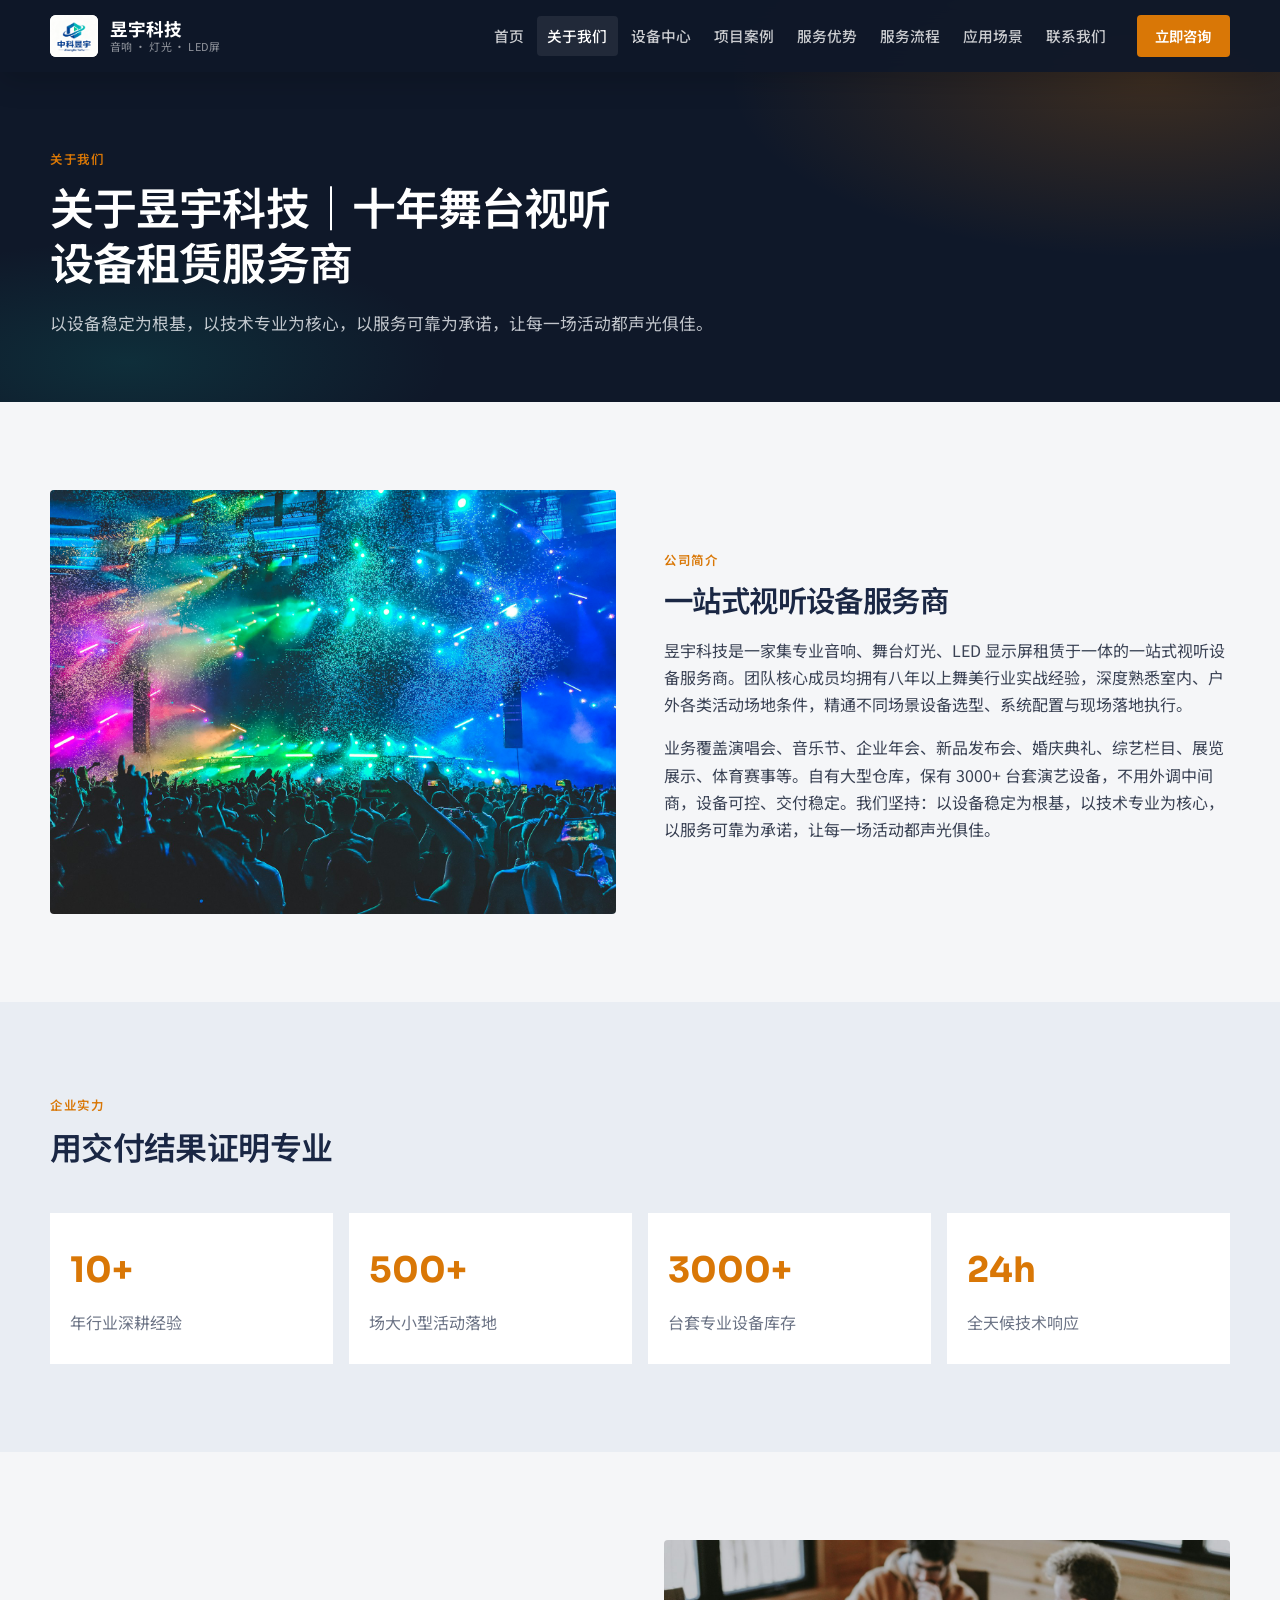
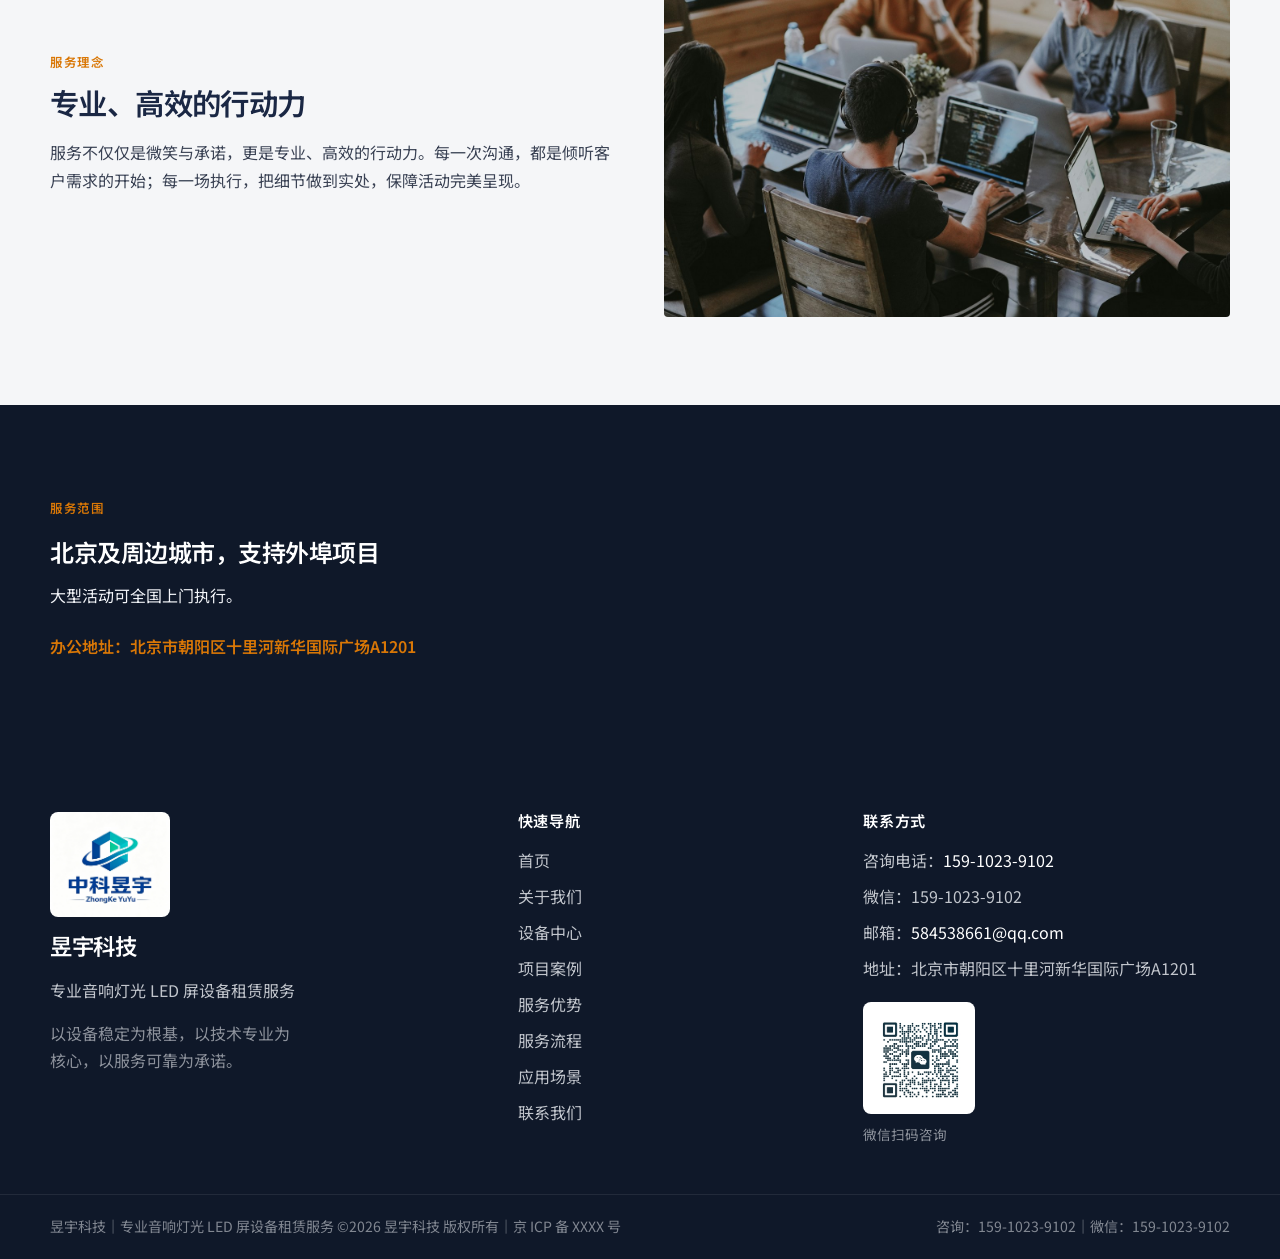
<file: about.html>
<!doctype html>
<html lang="zh-CN">
  <head>
    <meta charset="UTF-8" />
    <meta name="viewport" content="width=device-width, initial-scale=1.0" />
    <title>关于我们｜昱宇科技‑北京舞台音响灯光 LED 屏租赁公司介绍</title>
    <meta name="keywords" content="北京昱宇科技，舞台设备租赁公司，北京演出设备租赁，视听设备租赁服务商" />
    <meta
      name="description"
      content="昱宇科技，北京专业音响灯光 LED 屏租赁服务商，核心团队 8 年以上舞美执行经验，500 + 场大型活动落地，自有 3000 + 台套设备，为各类商业活动提供稳定可靠的视听技术保障。"
    />
    <link rel="icon" type="image/svg+xml" href="public/favicon.svg" />
    <link rel="preconnect" href="https://fonts.googleapis.com" />
    <link rel="preconnect" href="https://fonts.gstatic.com" crossorigin />
    <link
      href="https://fonts.googleapis.com/css2?family=Noto+Sans+SC:wght@400;500;600;700&family=Sora:wght@500;600;700&display=swap"
      rel="stylesheet"
    />
    <link rel="stylesheet" href="css/main.css" />
  </head>
  <body data-page="about">
    <div id="site-header-mount"></div>
    <main>
      <section class="page-hero">
        <div class="container">
          <span class="eyebrow">关于我们</span>
          <h1>关于昱宇科技｜十年舞台视听设备租赁服务商</h1>
          <p>以设备稳定为根基，以技术专业为核心，以服务可靠为承诺，让每一场活动都声光俱佳。</p>
        </div>
      </section>

      <section class="section">
        <div class="container about-intro">
          <div class="about-intro__media reveal">
            <img
              src="public/images/photo-1514525253161-7a46d19cd819.jpg"
              alt="舞台现场"
            />
          </div>
          <div class="about-intro__text reveal reveal-delay-1">
            <span class="eyebrow">公司简介</span>
            <h2>一站式视听设备服务商</h2>
            <p>
              昱宇科技是一家集专业音响、舞台灯光、LED
              显示屏租赁于一体的一站式视听设备服务商。团队核心成员均拥有八年以上舞美行业实战经验，深度熟悉室内、户外各类活动场地条件，精通不同场景设备选型、系统配置与现场落地执行。
            </p>
            <p>
              业务覆盖演唱会、音乐节、企业年会、新品发布会、婚庆典礼、综艺栏目、展览展示、体育赛事等。自有大型仓库，保有
              3000+
              台套演艺设备，不用外调中间商，设备可控、交付稳定。我们坚持：以设备稳定为根基，以技术专业为核心，以服务可靠为承诺，让每一场活动都声光俱佳。
            </p>
          </div>
        </div>
      </section>

      <section class="section section--soft">
        <div class="container">
          <div class="section-head reveal">
            <span class="eyebrow">企业实力</span>
            <h2>用交付结果证明专业</h2>
          </div>
          <div class="about-stats">
            <div class="reveal"><strong>10+</strong><span>年行业深耕经验</span></div>
            <div class="reveal reveal-delay-1"><strong>500+</strong><span>场大小型活动落地</span></div>
            <div class="reveal reveal-delay-2"><strong>3000+</strong><span>台套专业设备库存</span></div>
            <div class="reveal reveal-delay-3"><strong>24h</strong><span>全天候技术响应</span></div>
          </div>
        </div>
      </section>

      <section class="section">
        <div class="container about-idea">
          <div class="reveal">
            <span class="eyebrow">服务理念</span>
            <h2>专业、高效的行动力</h2>
            <p>
              服务不仅仅是微笑与承诺，更是专业、高效的行动力。每一次沟通，都是倾听客户需求的开始；每一场执行，把细节做到实处，保障活动完美呈现。
            </p>
          </div>
          <div class="about-idea__aside reveal reveal-delay-1">
            <img
              src="public/images/photo-1522071820081-009f0129c71c.jpg"
              alt="技术团队协作"
            />
          </div>
        </div>
      </section>

      <section class="section section--brand">
        <div class="container about-scope reveal">
          <span class="eyebrow">服务范围</span>
          <h2>北京及周边城市，支持外埠项目</h2>
          <p>大型活动可全国上门执行。</p>
          <p class="about-scope__addr">办公地址：北京市朝阳区十里河新华国际广场A1201</p>
        </div>
      </section>
    </main>
    <div id="site-footer-mount"></div>
    <script src="js/main.js"></script>
  </body>
</html>
</file>
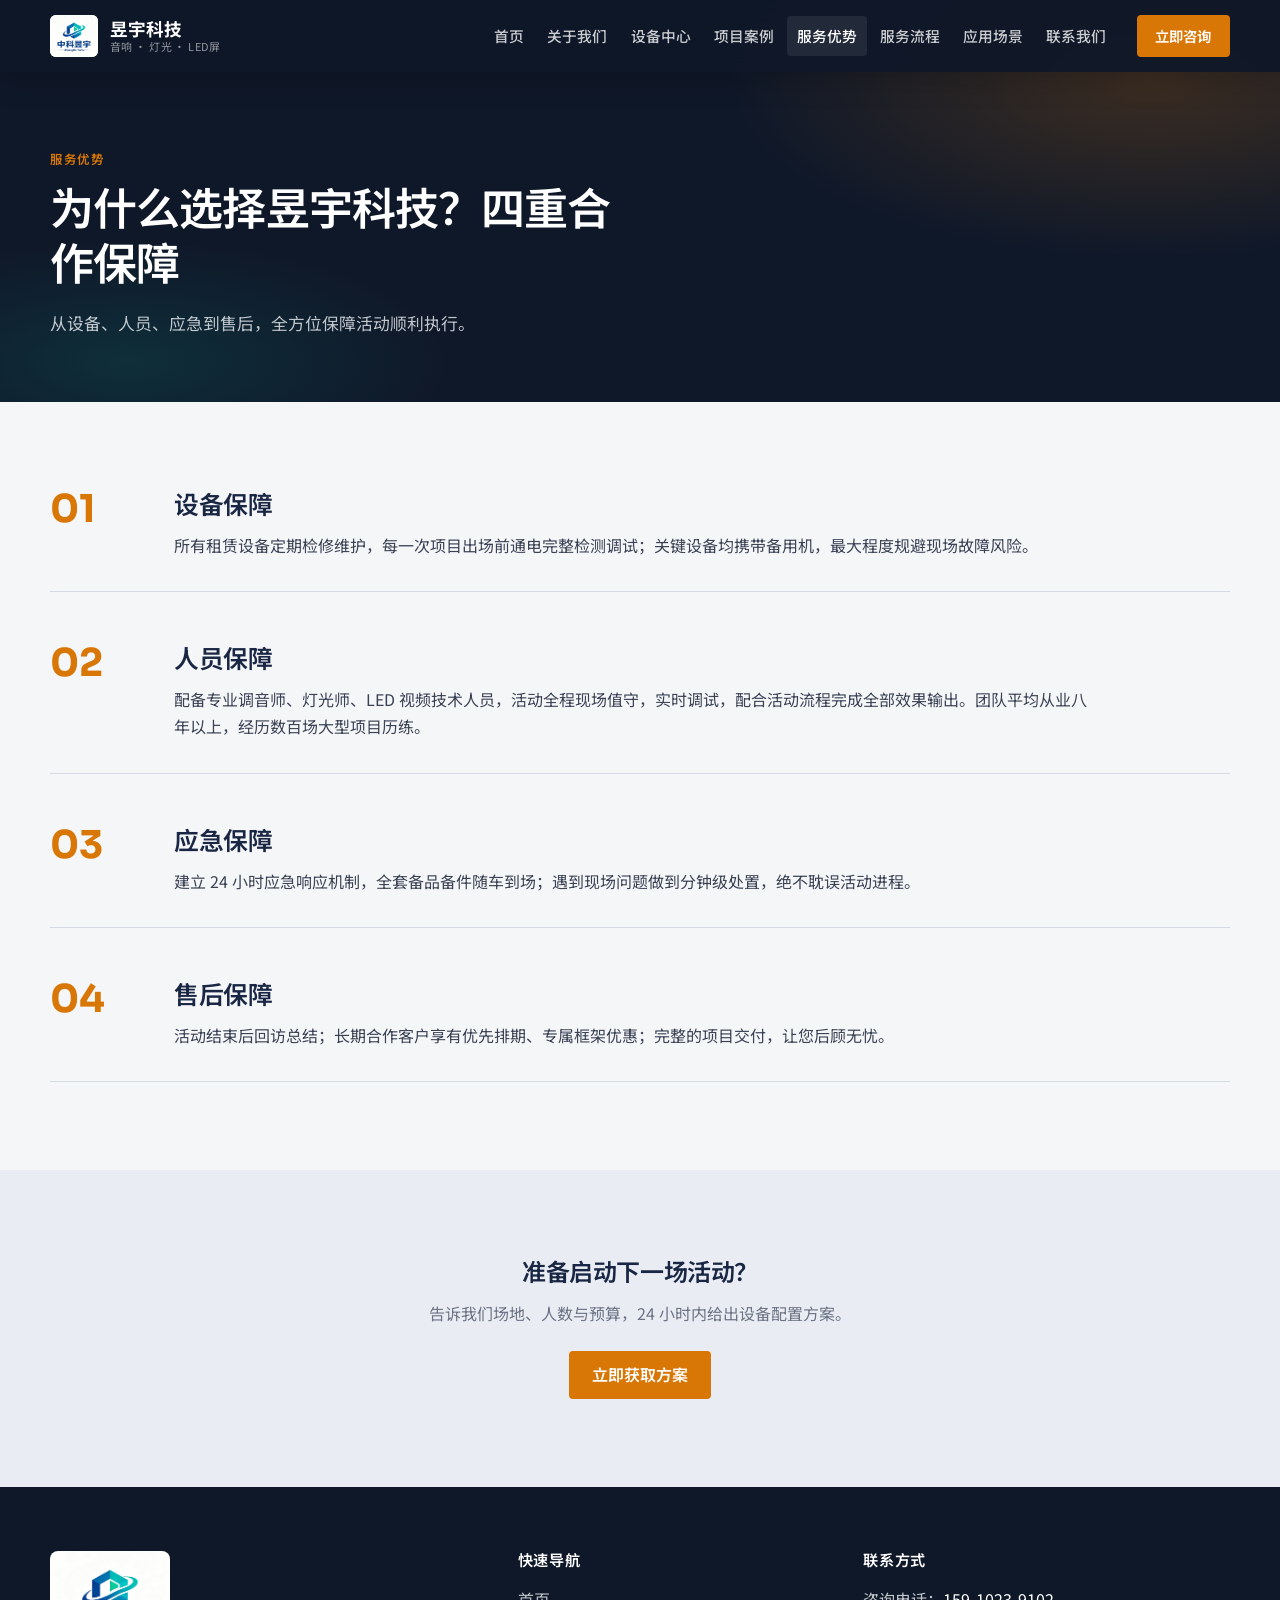
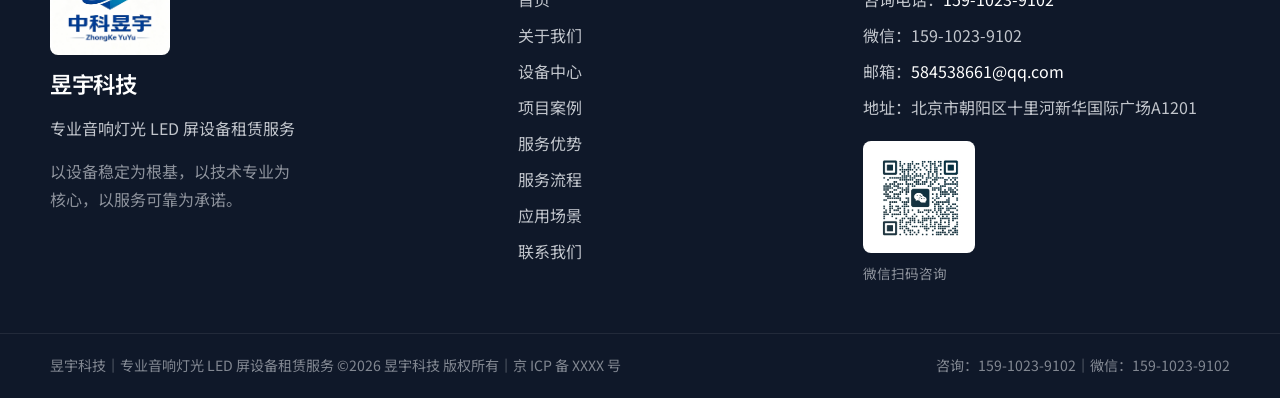
<file: advantages.html>
<!doctype html>
<html lang="zh-CN">
  <head>
    <meta charset="UTF-8" />
    <meta name="viewport" content="width=device-width, initial-scale=1.0" />
    <title>服务优势｜为什么选择昱宇科技｜舞台设备租赁四大保障</title>
    <meta
      name="keywords"
      content="舞台设备租赁保障，演出技术团队，24 小时应急保障，一站式舞美租赁服务"
    />
    <meta
      name="description"
      content="昱宇科技四重合作保障：设备出场全检配备备用机、专业技术人员驻场、24h 应急响应、一站式全包服务。从设备、人员、应急、售后全方位保障活动顺利执行。"
    />
    <link rel="icon" type="image/svg+xml" href="public/favicon.svg" />
    <link rel="preconnect" href="https://fonts.googleapis.com" />
    <link rel="preconnect" href="https://fonts.gstatic.com" crossorigin />
    <link
      href="https://fonts.googleapis.com/css2?family=Noto+Sans+SC:wght@400;500;600;700&family=Sora:wght@500;600;700&display=swap"
      rel="stylesheet"
    />
    <link rel="stylesheet" href="css/main.css" />
  </head>
  <body data-page="advantages">
    <div id="site-header-mount"></div>
    <main>
      <section class="page-hero">
        <div class="container">
          <span class="eyebrow">服务优势</span>
          <h1>为什么选择昱宇科技？四重合作保障</h1>
          <p>从设备、人员、应急到售后，全方位保障活动顺利执行。</p>
        </div>
      </section>

      <section class="section">
        <div class="container advantages-list">
          <article class="reveal">
            <span>01</span>
            <div>
              <h2>设备保障</h2>
              <p>
                所有租赁设备定期检修维护，每一次项目出场前通电完整检测调试；关键设备均携带备用机，最大程度规避现场故障风险。
              </p>
            </div>
          </article>
          <article class="reveal reveal-delay-1">
            <span>02</span>
            <div>
              <h2>人员保障</h2>
              <p>
                配备专业调音师、灯光师、LED
                视频技术人员，活动全程现场值守，实时调试，配合活动流程完成全部效果输出。团队平均从业八年以上，经历数百场大型项目历练。
              </p>
            </div>
          </article>
          <article class="reveal reveal-delay-2">
            <span>03</span>
            <div>
              <h2>应急保障</h2>
              <p>
                建立 24
                小时应急响应机制，全套备品备件随车到场；遇到现场问题做到分钟级处置，绝不耽误活动进程。
              </p>
            </div>
          </article>
          <article class="reveal reveal-delay-3">
            <span>04</span>
            <div>
              <h2>售后保障</h2>
              <p>
                活动结束后回访总结；长期合作客户享有优先排期、专属框架优惠；完整的项目交付，让您后顾无忧。
              </p>
            </div>
          </article>
        </div>
      </section>

      <section class="section section--soft">
        <div class="container advantages-cta reveal">
          <h2>准备启动下一场活动？</h2>
          <p>告诉我们场地、人数与预算，24 小时内给出设备配置方案。</p>
          <a href="contact.html" class="btn btn--primary">立即获取方案</a>
        </div>
      </section>
    </main>
    <div id="site-footer-mount"></div>
    <script src="js/main.js"></script>
  </body>
</html>
</file>
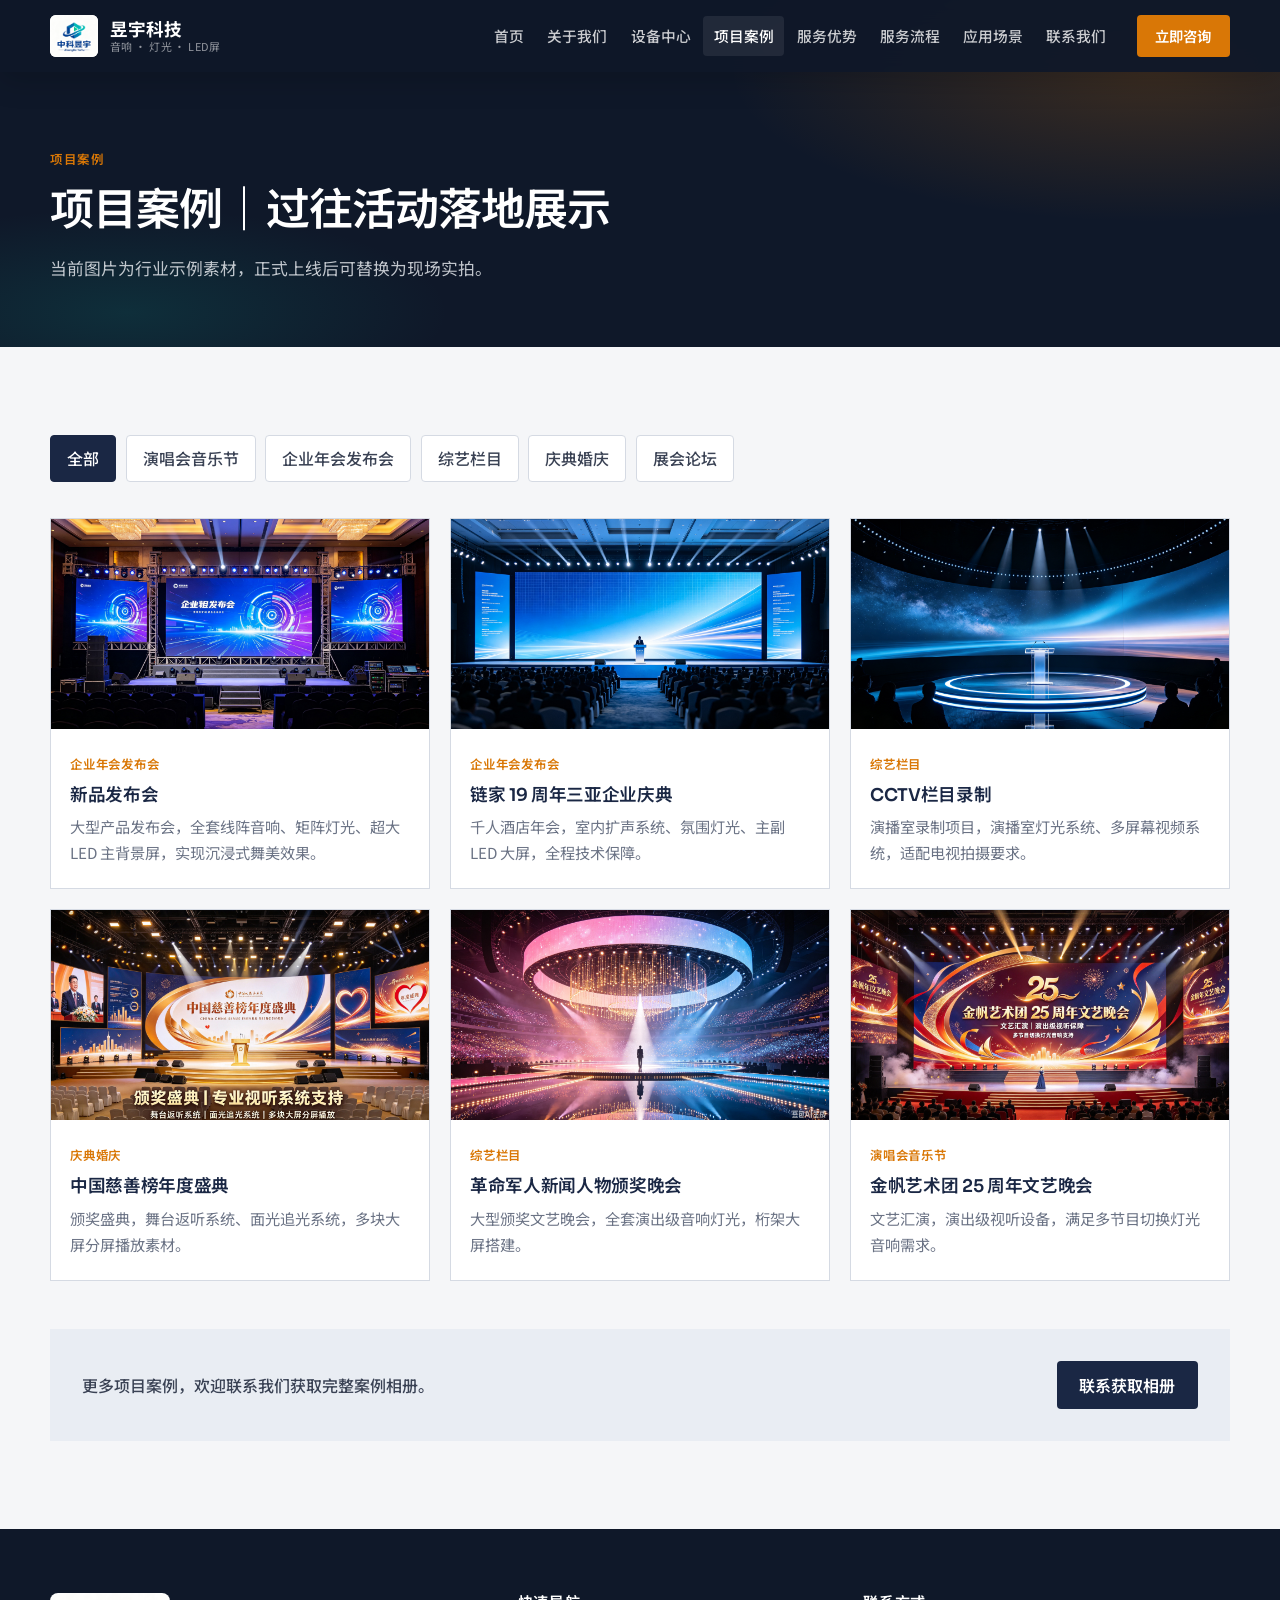
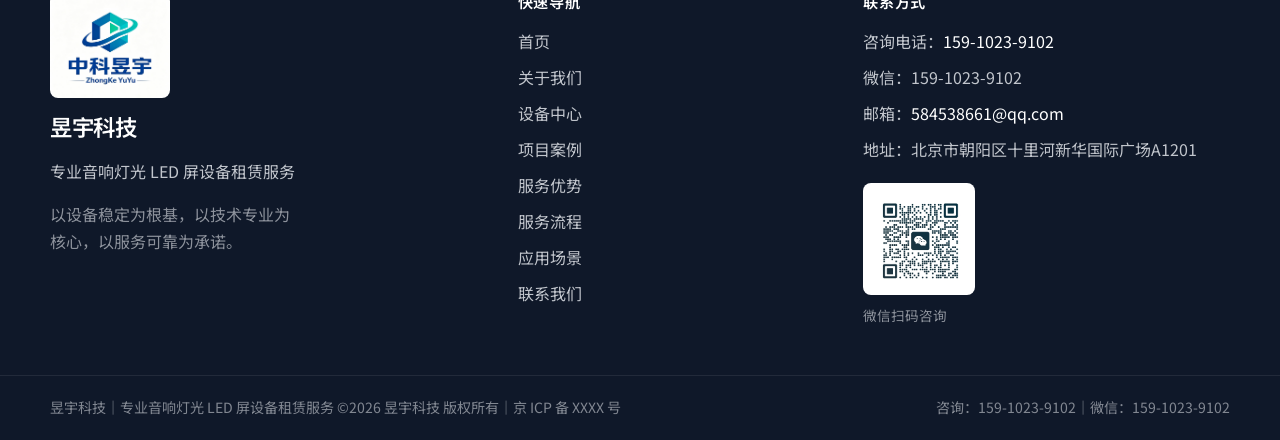
<file: cases.html>
<!doctype html>
<html lang="zh-CN">
  <head>
    <meta charset="UTF-8" />
    <meta name="viewport" content="width=device-width, initial-scale=1.0" />
    <title>项目案例｜北京年会演唱会发布会舞美设备租赁落地案例</title>
    <meta
      name="keywords"
      content="北京舞台租赁案例，企业年会舞美，电影发布会设备，综艺栏目舞台，大型晚会租赁案例"
    />
    <meta
      name="description"
      content="昱宇科技过往项目案例库，包含电影发布会、企业周年庆典、电视栏目录制、慈善盛典、文艺汇演等大量真实落地项目，查看更多舞美现场实拍，可联系索取完整案例相册。"
    />
    <link rel="icon" type="image/svg+xml" href="public/favicon.svg" />
    <link rel="preconnect" href="https://fonts.googleapis.com" />
    <link rel="preconnect" href="https://fonts.gstatic.com" crossorigin />
    <link
      href="https://fonts.googleapis.com/css2?family=Noto+Sans+SC:wght@400;500;600;700&family=Sora:wght@500;600;700&display=swap"
      rel="stylesheet"
    />
    <link rel="stylesheet" href="css/main.css" />
  </head>
  <body data-page="cases">
    <div id="site-header-mount"></div>
    <main>
      <section class="page-hero">
        <div class="container">
          <span class="eyebrow">项目案例</span>
          <h1>项目案例｜过往活动落地展示</h1>
          <p>当前图片为行业示例素材，正式上线后可替换为现场实拍。</p>
        </div>
      </section>

      <section class="section">
        <div class="container">
          <div class="cases-tabs reveal" role="tablist">
            <button type="button" class="is-active" data-case-tab="全部">全部</button>
            <button type="button" data-case-tab="演唱会音乐节">演唱会音乐节</button>
            <button type="button" data-case-tab="企业年会发布会">企业年会发布会</button>
            <button type="button" data-case-tab="综艺栏目">综艺栏目</button>
            <button type="button" data-case-tab="庆典婚庆">庆典婚庆</button>
            <button type="button" data-case-tab="展会论坛">展会论坛</button>
          </div>

          <div class="cases-grid">
            <article class="cases-card reveal" data-case-card data-category="企业年会发布会">
              <div class="cases-card__media">
                <img src="public/images/case-product-launch.jpg" alt="新品发布会" loading="lazy" />
              </div>
              <div class="cases-card__body">
                <span>企业年会发布会</span>
                <h3>新品发布会</h3>
                <p>大型产品发布会，全套线阵音响、矩阵灯光、超大 LED 主背景屏，实现沉浸式舞美效果。</p>
              </div>
            </article>

            <article class="cases-card reveal reveal-delay-1" data-case-card data-category="企业年会发布会">
              <div class="cases-card__media">
                <img src="public/images/case-lianjia.jpg" alt="链家 19 周年三亚企业庆典" loading="lazy" />
              </div>
              <div class="cases-card__body">
                <span>企业年会发布会</span>
                <h3>链家 19 周年三亚企业庆典</h3>
                <p>千人酒店年会，室内扩声系统、氛围灯光、主副 LED 大屏，全程技术保障。</p>
              </div>
            </article>

            <article class="cases-card reveal reveal-delay-2" data-case-card data-category="综艺栏目">
              <div class="cases-card__media">
                <img src="public/images/case-cctv.jpg" alt="CCTV 栏目录制" loading="lazy" />
              </div>
              <div class="cases-card__body">
                <span>综艺栏目</span>
                <h3>CCTV栏目录制</h3>
                <p>演播室录制项目，演播室灯光系统、多屏幕视频系统，适配电视拍摄要求。</p>
              </div>
            </article>

            <article class="cases-card reveal" data-case-card data-category="庆典婚庆">
              <div class="cases-card__media">
                <img src="public/images/case-charity.jpg" alt="中国慈善榜年度盛典" loading="lazy" />
              </div>
              <div class="cases-card__body">
                <span>庆典婚庆</span>
                <h3>中国慈善榜年度盛典</h3>
                <p>颁奖盛典，舞台返听系统、面光追光系统，多块大屏分屏播放素材。</p>
              </div>
            </article>

            <article class="cases-card reveal reveal-delay-1" data-case-card data-category="综艺栏目">
              <div class="cases-card__media">
                <img src="public/images/case-military-awards.jpg" alt="革命军人新闻人物颁奖晚会" loading="lazy" />
              </div>
              <div class="cases-card__body">
                <span>综艺栏目</span>
                <h3>革命军人新闻人物颁奖晚会</h3>
                <p>大型颁奖文艺晚会，全套演出级音响灯光，桁架大屏搭建。</p>
              </div>
            </article>

            <article class="cases-card reveal reveal-delay-2" data-case-card data-category="演唱会音乐节">
              <div class="cases-card__media">
                <img src="public/images/case-jinfan.jpg" alt="金帆艺术团 25 周年文艺晚会" loading="lazy" />
              </div>
              <div class="cases-card__body">
                <span>演唱会音乐节</span>
                <h3>金帆艺术团 25 周年文艺晚会</h3>
                <p>文艺汇演，演出级视听设备，满足多节目切换灯光音响需求。</p>
              </div>
            </article>
          </div>

          <p class="cases-empty" data-case-empty>该分类暂无展示案例，欢迎联系我们了解更多项目。</p>

          <div class="cases-note reveal">
            <p>更多项目案例，欢迎联系我们获取完整案例相册。</p>
            <a href="contact.html" class="btn btn--dark">联系获取相册</a>
          </div>
        </div>
      </section>
    </main>
    <div id="site-footer-mount"></div>
    <script src="js/main.js"></script>
  </body>
</html>
</file>
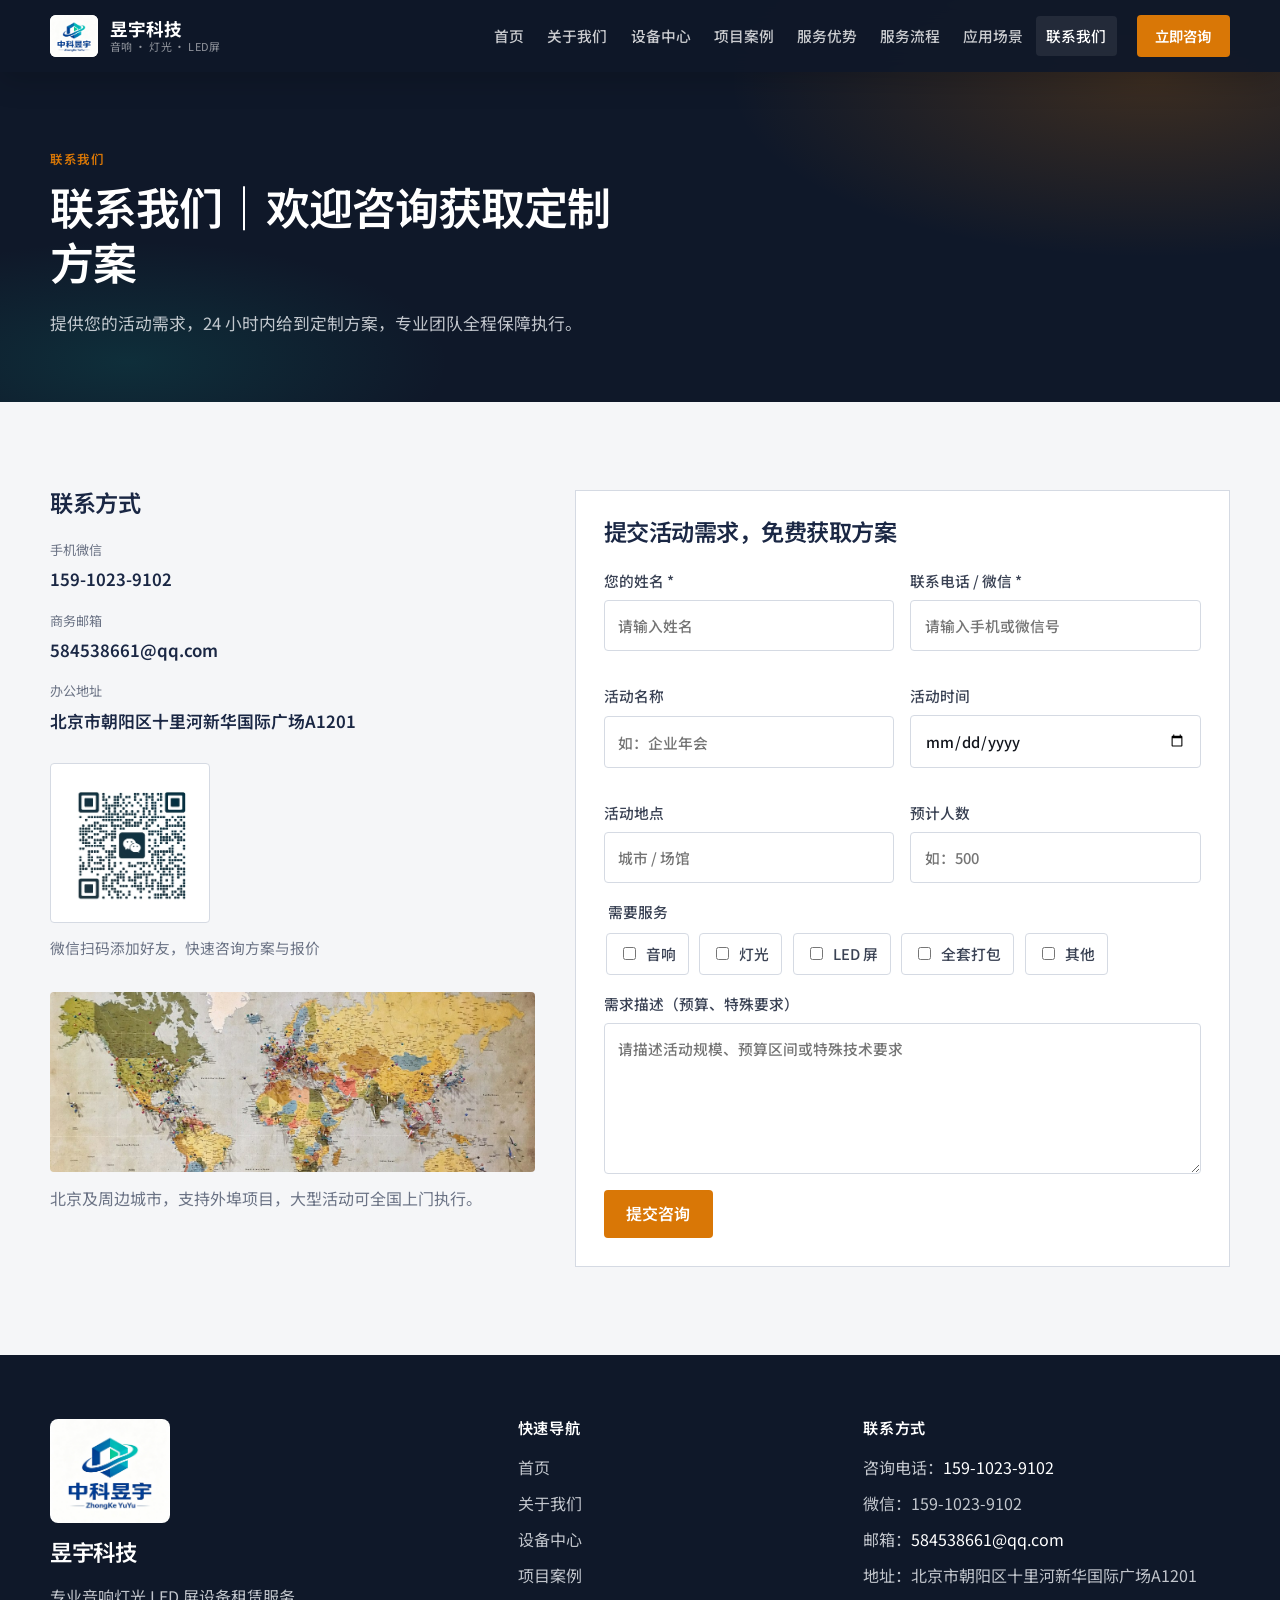
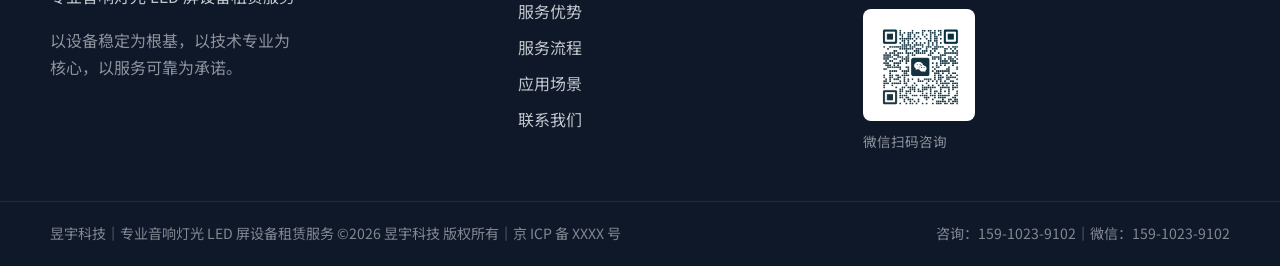
<file: contact.html>
<!doctype html>
<html lang="zh-CN">
  <head>
    <meta charset="UTF-8" />
    <meta name="viewport" content="width=device-width, initial-scale=1.0" />
    <title>联系我们｜北京音响灯光 LED 屏租赁咨询报价｜在线询盘</title>
    <meta
      name="keywords"
      content="北京舞台设备租赁电话，音响灯光租赁报价，LED 屏租赁咨询，北京视听设备仓库地址"
    />
    <meta
      name="description"
      content="昱宇科技联系电话：159‑1023‑9102，手机微信：159‑1023‑9102，办公位于北京朝阳区，提交在线询盘表单，24 小时内为您出具定制化活动方案与报价。"
    />
    <link rel="icon" type="image/svg+xml" href="public/favicon.svg" />
    <link rel="preconnect" href="https://fonts.googleapis.com" />
    <link rel="preconnect" href="https://fonts.gstatic.com" crossorigin />
    <link
      href="https://fonts.googleapis.com/css2?family=Noto+Sans+SC:wght@400;500;600;700&family=Sora:wght@500;600;700&display=swap"
      rel="stylesheet"
    />
    <link rel="stylesheet" href="css/main.css" />
  </head>
  <body data-page="contact">
    <div id="site-header-mount"></div>
    <main>
      <section class="page-hero">
        <div class="container">
          <span class="eyebrow">联系我们</span>
          <h1>联系我们｜欢迎咨询获取定制方案</h1>
          <p>提供您的活动需求，24 小时内给到定制方案，专业团队全程保障执行。</p>
        </div>
      </section>

      <section class="section">
        <div class="container contact-layout">
          <aside class="contact-info reveal">
            <h2>联系方式</h2>
            <ul>
              <li>
                <span>手机微信</span>
                <a href="tel:15910239102">159-1023-9102</a>
              </li>
              <li>
                <span>商务邮箱</span>
                <a href="mailto:584538661@qq.com">584538661@qq.com</a>
              </li>
              <li>
                <span>办公地址</span>
                <strong>北京市朝阳区十里河新华国际广场A1201</strong>
              </li>
            </ul>
            <div class="contact-wechat">
              <img src="public/wechat-qr.jpg" alt="微信二维码" width="160" height="160" />
              <p>微信扫码添加好友，快速咨询方案与报价</p>
            </div>
            <div class="contact-map">
              <img
                src="public/images/photo-1524661135-423995f22d0b.jpg"
                alt="北京朝阳区示意"
              />
              <p>北京及周边城市，支持外埠项目，大型活动可全国上门执行。</p>
            </div>
          </aside>

          <form class="contact-form reveal reveal-delay-1" id="inquiry-form">
            <h2>提交活动需求，免费获取方案</h2>
            <div class="contact-form__grid">
              <label>
                您的姓名 *
                <input name="name" placeholder="请输入姓名" required />
              </label>
              <label>
                联系电话 / 微信 *
                <input name="phone" placeholder="请输入手机或微信号" required />
              </label>
              <label>
                活动名称
                <input name="eventName" placeholder="如：企业年会" />
              </label>
              <label>
                活动时间
                <input type="date" name="eventDate" />
              </label>
              <label>
                活动地点
                <input name="location" placeholder="城市 / 场馆" />
              </label>
              <label>
                预计人数
                <input name="people" placeholder="如：500" />
              </label>
            </div>

            <fieldset>
              <legend>需要服务</legend>
              <div class="contact-services">
                <label class="check"><input type="checkbox" name="services" value="音响" /><span>音响</span></label>
                <label class="check"><input type="checkbox" name="services" value="灯光" /><span>灯光</span></label>
                <label class="check"><input type="checkbox" name="services" value="LED 屏" /><span>LED 屏</span></label>
                <label class="check"><input type="checkbox" name="services" value="全套打包" /><span>全套打包</span></label>
                <label class="check"><input type="checkbox" name="services" value="其他" /><span>其他</span></label>
              </div>
            </fieldset>

            <label>
              需求描述（预算、特殊要求）
              <textarea name="desc" rows="5" placeholder="请描述活动规模、预算区间或特殊技术要求"></textarea>
            </label>

            <button type="submit" class="btn btn--primary">提交咨询</button>
            <p class="form-msg form-msg--ok">提交成功！我们已通知管理员，将尽快与您联系。</p>
            <p class="form-msg form-msg--error">请至少填写姓名与联系电话。</p>
          </form>
        </div>
      </section>
    </main>
    <div id="site-footer-mount"></div>
    <script src="js/form-config.js"></script>
    <script src="js/main.js"></script>
  </body>
</html>
</file>
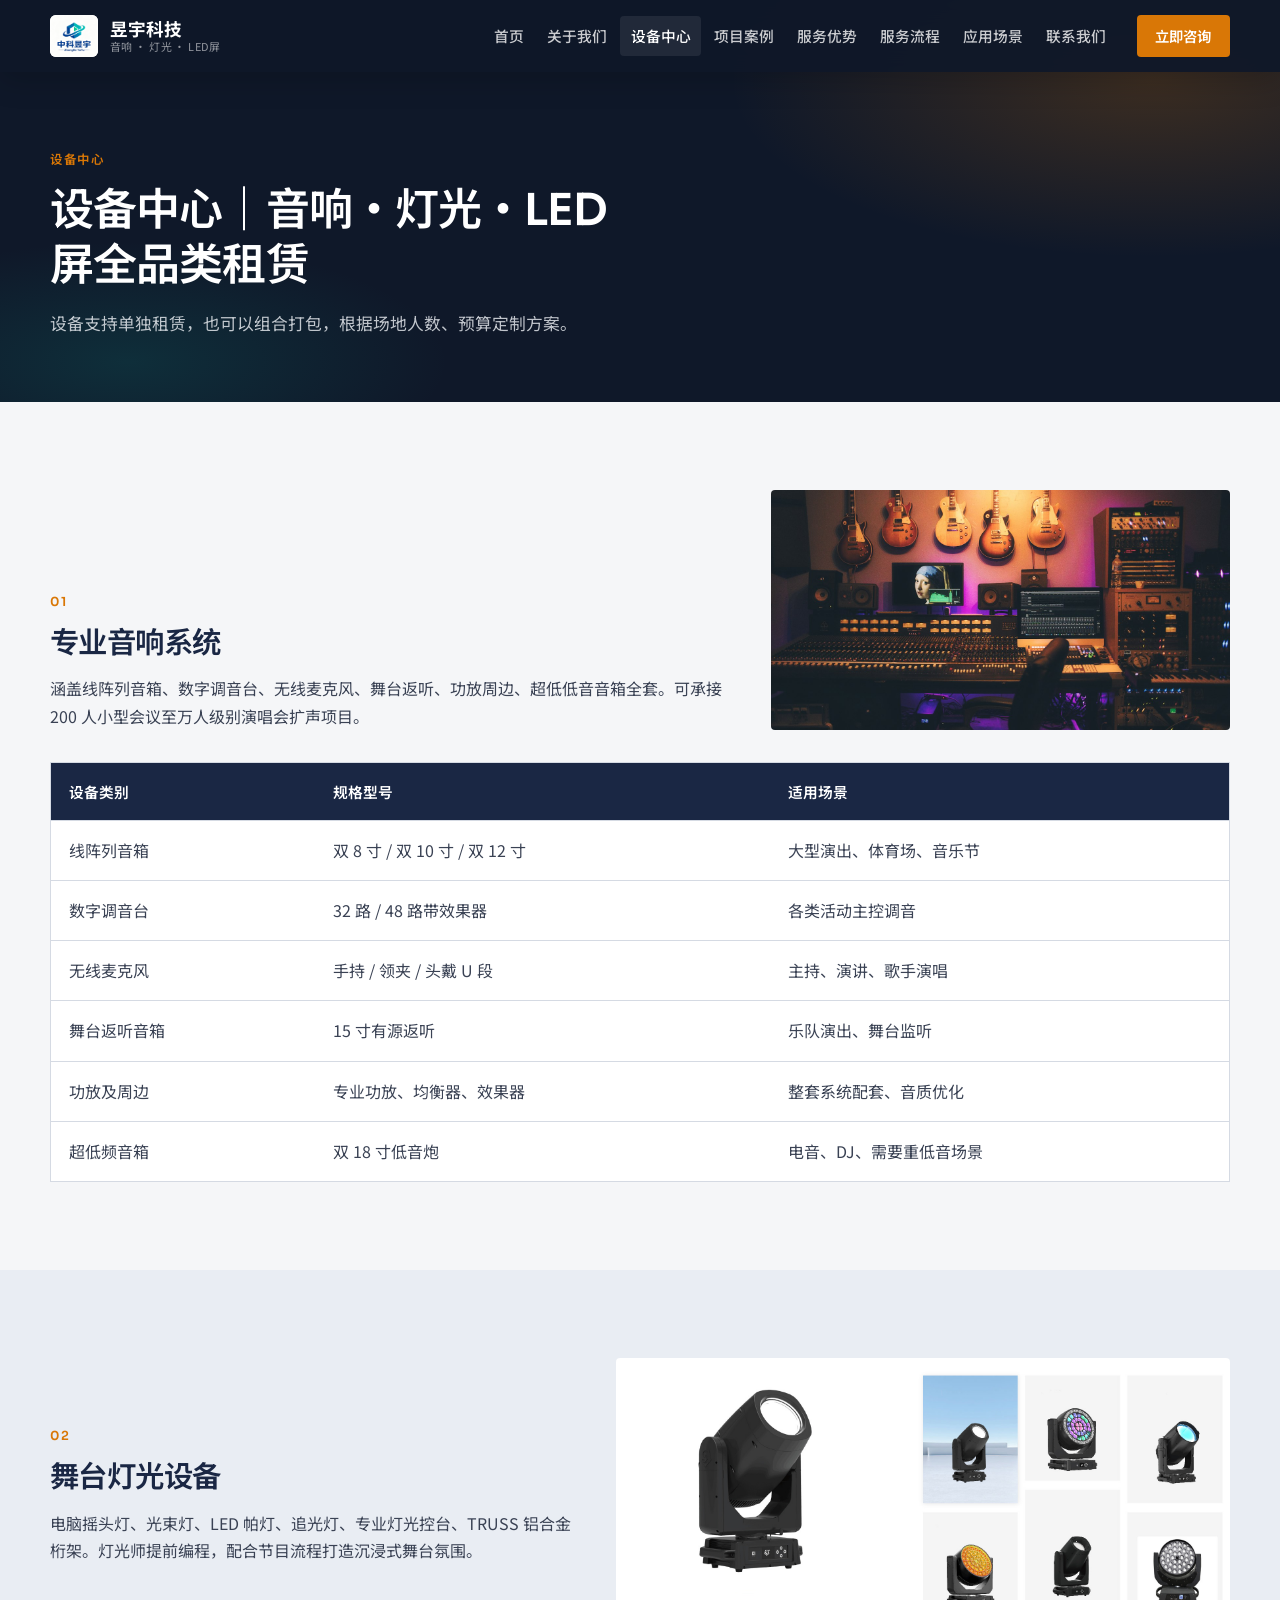
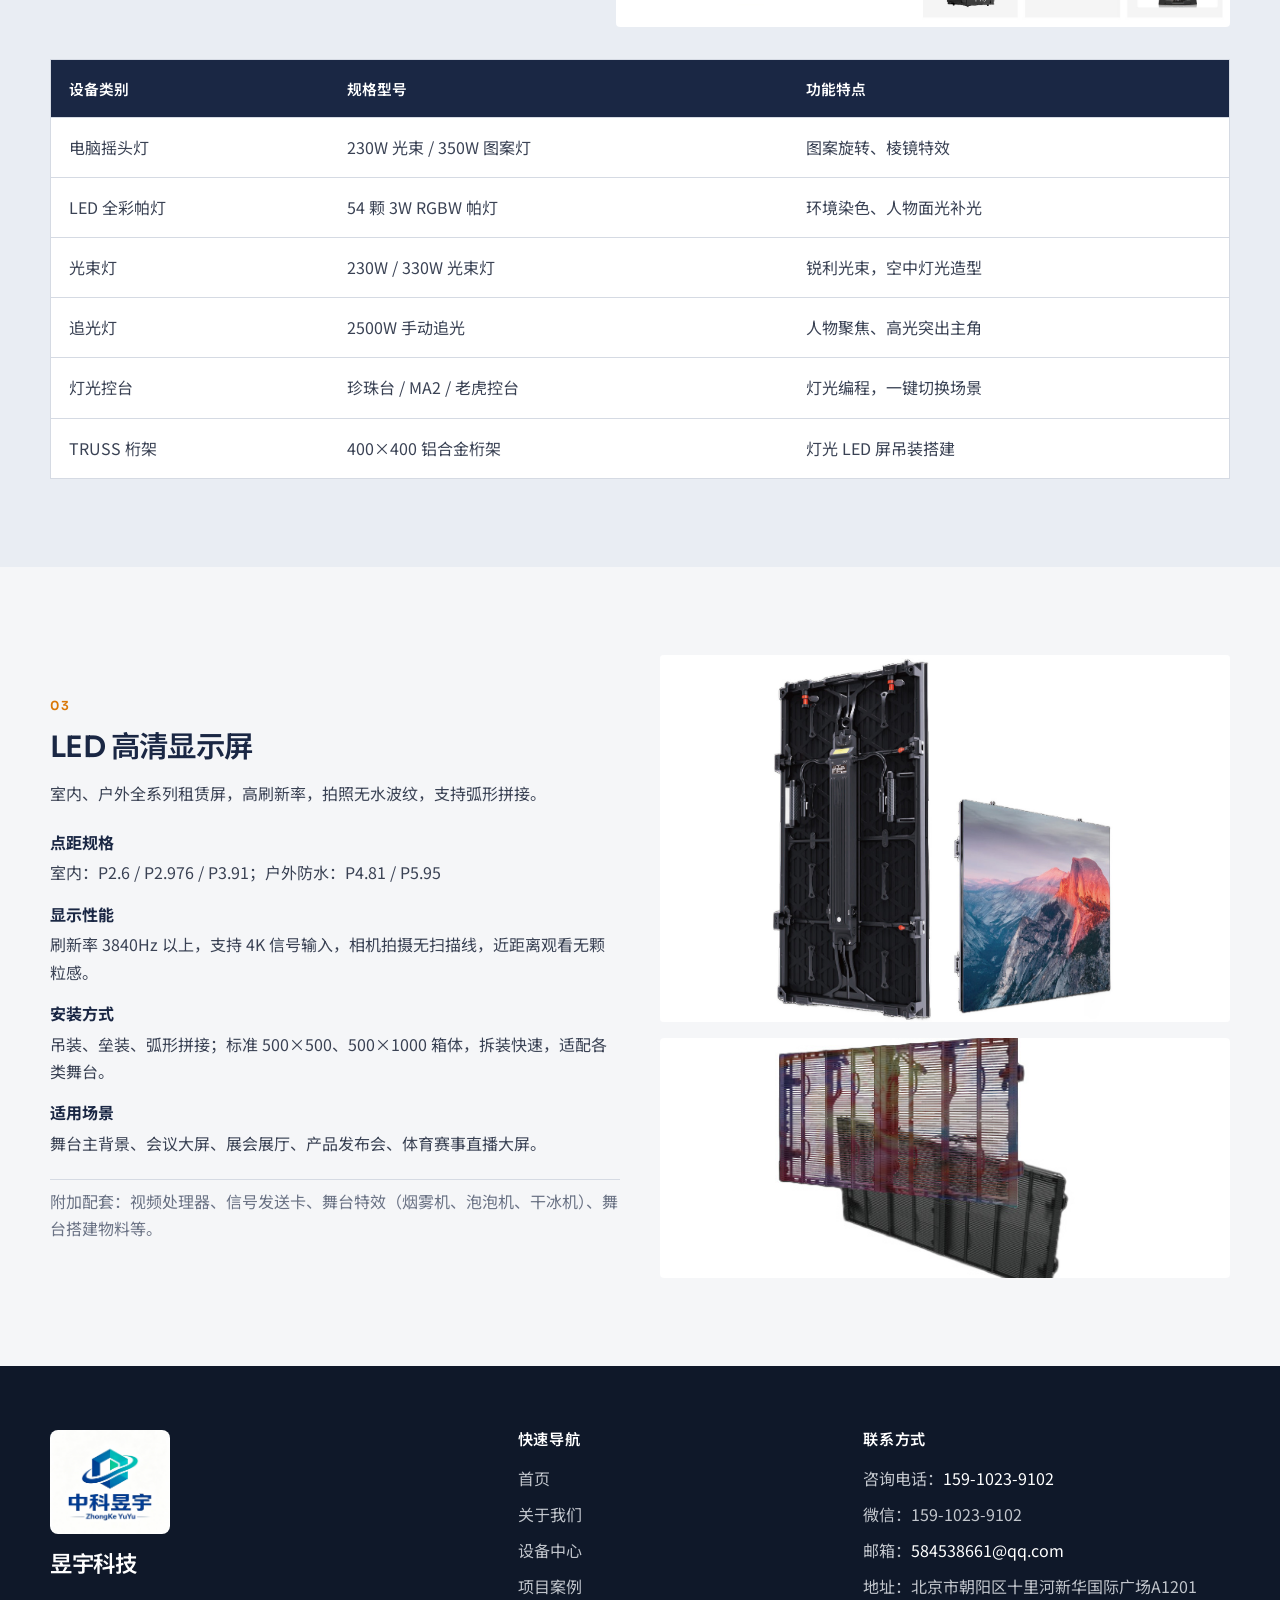
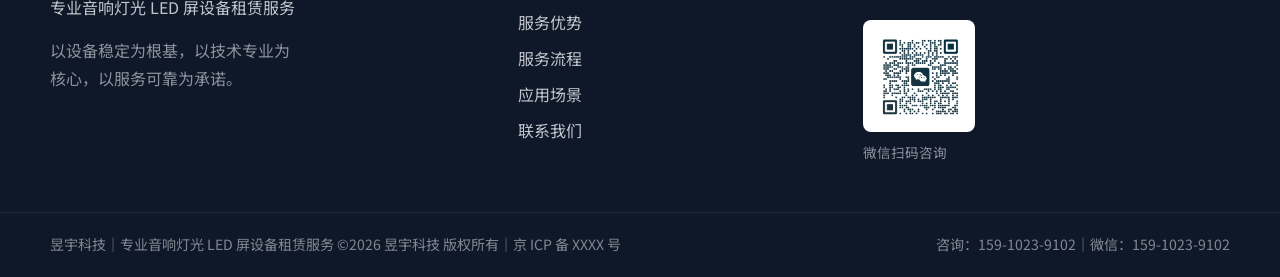
<file: equipment.html>
<!doctype html>
<html lang="zh-CN">
  <head>
    <meta charset="UTF-8" />
    <meta name="viewport" content="width=device-width, initial-scale=1.0" />
    <title>设备中心｜音响｜灯光｜LED 屏｜舞台演出设备租赁清单</title>
    <meta
      name="keywords"
      content="线阵列音响租赁，舞台灯光租赁，LED 租赁屏，数字调音台，光束灯，室内外 LED 显示屏租赁"
    />
    <meta
      name="description"
      content="昱宇科技设备中心，提供线阵音响、数字调音台、光束摇头灯、LED 帕灯、室内外高清 LED 显示屏租赁，设备齐全可单租可打包，适配会议、年会、演唱会、发布会不同规模活动。"
    />
    <link rel="icon" type="image/svg+xml" href="public/favicon.svg" />
    <link rel="preconnect" href="https://fonts.googleapis.com" />
    <link rel="preconnect" href="https://fonts.gstatic.com" crossorigin />
    <link
      href="https://fonts.googleapis.com/css2?family=Noto+Sans+SC:wght@400;500;600;700&family=Sora:wght@500;600;700&display=swap"
      rel="stylesheet"
    />
    <link rel="stylesheet" href="css/main.css?v=2" />
  </head>
  <body data-page="equipment">
    <div id="site-header-mount"></div>
    <main>
      <section class="page-hero">
        <div class="container">
          <span class="eyebrow">设备中心</span>
          <h1>设备中心｜音响・灯光・LED 屏全品类租赁</h1>
          <p>设备支持单独租赁，也可以组合打包，根据场地人数、预算定制方案。</p>
        </div>
      </section>

      <section class="section" id="audio">
        <div class="container equipment-block">
          <div class="equipment-block__head reveal">
            <div>
              <span class="eyebrow">01</span>
              <h2>专业音响系统</h2>
              <p>
                涵盖线阵列音箱、数字调音台、无线麦克风、舞台返听、功放周边、超低低音音箱全套。可承接
                200 人小型会议至万人级别演唱会扩声项目。
              </p>
            </div>
            <img
              src="public/images/photo-1598488035139-bdbb2231ce04.jpg"
              alt="专业音响设备"
            />
          </div>
          <div class="table-wrap reveal">
            <table>
              <thead>
                <tr>
                  <th>设备类别</th>
                  <th>规格型号</th>
                  <th>适用场景</th>
                </tr>
              </thead>
              <tbody>
                <tr>
                  <td>线阵列音箱</td>
                  <td>双 8 寸 / 双 10 寸 / 双 12 寸</td>
                  <td>大型演出、体育场、音乐节</td>
                </tr>
                <tr>
                  <td>数字调音台</td>
                  <td>32 路 / 48 路带效果器</td>
                  <td>各类活动主控调音</td>
                </tr>
                <tr>
                  <td>无线麦克风</td>
                  <td>手持 / 领夹 / 头戴 U 段</td>
                  <td>主持、演讲、歌手演唱</td>
                </tr>
                <tr>
                  <td>舞台返听音箱</td>
                  <td>15 寸有源返听</td>
                  <td>乐队演出、舞台监听</td>
                </tr>
                <tr>
                  <td>功放及周边</td>
                  <td>专业功放、均衡器、效果器</td>
                  <td>整套系统配套、音质优化</td>
                </tr>
                <tr>
                  <td>超低频音箱</td>
                  <td>双 18 寸低音炮</td>
                  <td>电音、DJ、需要重低音场景</td>
                </tr>
              </tbody>
            </table>
          </div>
        </div>
      </section>

      <section class="section section--soft" id="lighting">
        <div class="container equipment-block">
          <div class="equipment-block__head equipment-block__head--lights reveal">
            <div>
              <span class="eyebrow">02</span>
              <h2>舞台灯光设备</h2>
              <p>
                电脑摇头灯、光束灯、LED 帕灯、追光灯、专业灯光控台、TRUSS
                铝合金桁架。灯光师提前编程，配合节目流程打造沉浸式舞台氛围。
              </p>
            </div>
            <img
              src="public/images/equipment-lights.jpg"
              alt="舞台灯光"
            />
          </div>
          <div class="table-wrap reveal">
            <table>
              <thead>
                <tr>
                  <th>设备类别</th>
                  <th>规格型号</th>
                  <th>功能特点</th>
                </tr>
              </thead>
              <tbody>
                <tr>
                  <td>电脑摇头灯</td>
                  <td>230W 光束 / 350W 图案灯</td>
                  <td>图案旋转、棱镜特效</td>
                </tr>
                <tr>
                  <td>LED 全彩帕灯</td>
                  <td>54 颗 3W RGBW 帕灯</td>
                  <td>环境染色、人物面光补光</td>
                </tr>
                <tr>
                  <td>光束灯</td>
                  <td>230W / 330W 光束灯</td>
                  <td>锐利光束，空中灯光造型</td>
                </tr>
                <tr>
                  <td>追光灯</td>
                  <td>2500W 手动追光</td>
                  <td>人物聚焦、高光突出主角</td>
                </tr>
                <tr>
                  <td>灯光控台</td>
                  <td>珍珠台 / MA2 / 老虎控台</td>
                  <td>灯光编程，一键切换场景</td>
                </tr>
                <tr>
                  <td>TRUSS 桁架</td>
                  <td>400×400 铝合金桁架</td>
                  <td>灯光 LED 屏吊装搭建</td>
                </tr>
              </tbody>
            </table>
          </div>
        </div>
      </section>

      <section class="section" id="led">
        <div class="container equipment-led">
          <div class="equipment-led__text reveal">
            <span class="eyebrow">03</span>
            <h2>LED 高清显示屏</h2>
            <p>室内、户外全系列租赁屏，高刷新率，拍照无水波纹，支持弧形拼接。</p>
            <ul>
              <li>
                <strong>点距规格</strong>
                室内：P2.6 / P2.976 / P3.91；户外防水：P4.81 / P5.95
              </li>
              <li>
                <strong>显示性能</strong>
                刷新率 3840Hz 以上，支持 4K 信号输入，相机拍摄无扫描线，近距离观看无颗粒感。
              </li>
              <li>
                <strong>安装方式</strong>
                吊装、垒装、弧形拼接；标准 500×500、500×1000 箱体，拆装快速，适配各类舞台。
              </li>
              <li>
                <strong>适用场景</strong>
                舞台主背景、会议大屏、展会展厅、产品发布会、体育赛事直播大屏。
              </li>
            </ul>
            <p class="equipment-led__extra">
              附加配套：视频处理器、信号发送卡、舞台特效（烟雾机、泡泡机、干冰机）、舞台搭建物料等。
            </p>
          </div>
          <div class="equipment-led__media reveal reveal-delay-1">
            <img
              src="public/images/equipment-led.jpg"
              alt="LED 显示屏"
            />
            <video
              src="public/videos/equipment-led.mp4"
              poster="public/images/equipment-led-2.jpg"
              autoplay
              muted
              loop
              playsinline
            ></video>
          </div>
        </div>
      </section>
    </main>
    <div id="site-footer-mount"></div>
    <script src="js/main.js"></script>
  </body>
</html>
</file>
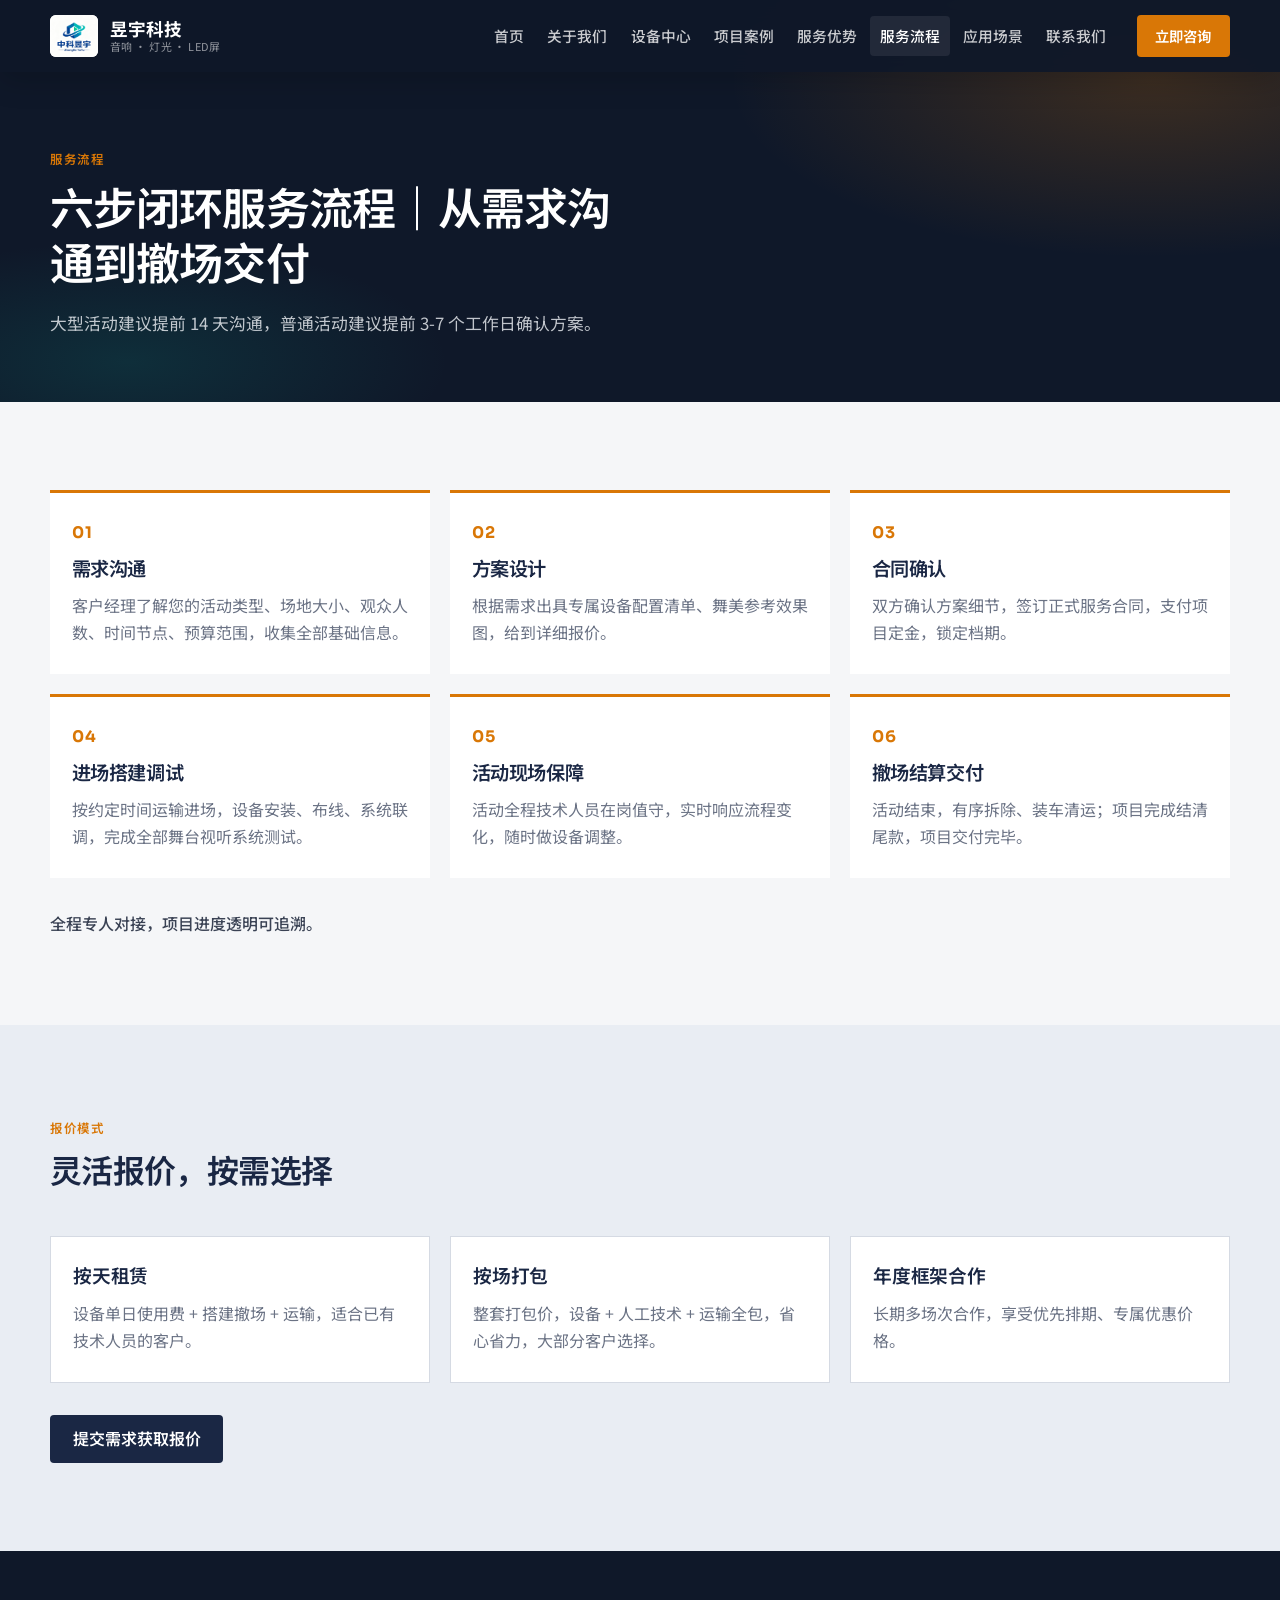
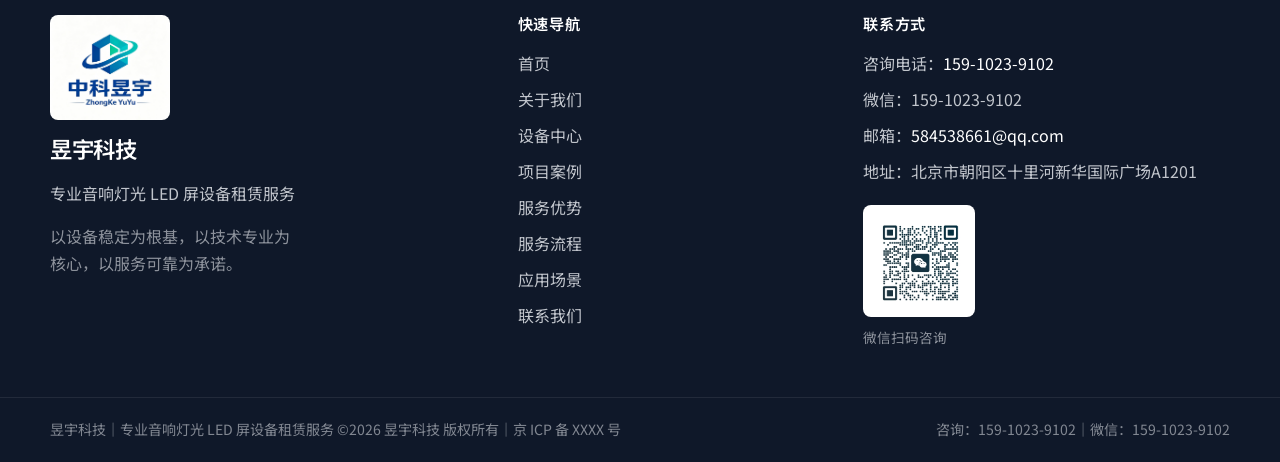
<file: process.html>
<!doctype html>
<html lang="zh-CN">
  <head>
    <meta charset="UTF-8" />
    <meta name="viewport" content="width=device-width, initial-scale=1.0" />
    <title>服务流程｜六步闭环，舞台音响灯光 LED 屏租赁执行流程</title>
    <meta
      name="keywords"
      content="舞台设备租赁流程，活动设备租赁报价，年会舞美搭建流程，租赁报价模式"
    />
    <meta
      name="description"
      content="昱宇科技标准化六步闭环服务：需求沟通→方案设计→合同确认→进场搭建→现场保障→撤场结算。支持按天租赁、整场打包、年度框架合作，大型活动建议提前两周沟通。"
    />
    <link rel="icon" type="image/svg+xml" href="public/favicon.svg" />
    <link rel="preconnect" href="https://fonts.googleapis.com" />
    <link rel="preconnect" href="https://fonts.gstatic.com" crossorigin />
    <link
      href="https://fonts.googleapis.com/css2?family=Noto+Sans+SC:wght@400;500;600;700&family=Sora:wght@500;600;700&display=swap"
      rel="stylesheet"
    />
    <link rel="stylesheet" href="css/main.css" />
  </head>
  <body data-page="process">
    <div id="site-header-mount"></div>
    <main>
      <section class="page-hero">
        <div class="container">
          <span class="eyebrow">服务流程</span>
          <h1>六步闭环服务流程｜从需求沟通到撤场交付</h1>
          <p>大型活动建议提前 14 天沟通，普通活动建议提前 3‑7 个工作日确认方案。</p>
        </div>
      </section>

      <section class="section">
        <div class="container process-steps">
          <article class="reveal">
            <span>01</span>
            <h3>需求沟通</h3>
            <p>客户经理了解您的活动类型、场地大小、观众人数、时间节点、预算范围，收集全部基础信息。</p>
          </article>
          <article class="reveal reveal-delay-1">
            <span>02</span>
            <h3>方案设计</h3>
            <p>根据需求出具专属设备配置清单、舞美参考效果图，给到详细报价。</p>
          </article>
          <article class="reveal reveal-delay-2">
            <span>03</span>
            <h3>合同确认</h3>
            <p>双方确认方案细节，签订正式服务合同，支付项目定金，锁定档期。</p>
          </article>
          <article class="reveal">
            <span>04</span>
            <h3>进场搭建调试</h3>
            <p>按约定时间运输进场，设备安装、布线、系统联调，完成全部舞台视听系统测试。</p>
          </article>
          <article class="reveal reveal-delay-1">
            <span>05</span>
            <h3>活动现场保障</h3>
            <p>活动全程技术人员在岗值守，实时响应流程变化，随时做设备调整。</p>
          </article>
          <article class="reveal reveal-delay-2">
            <span>06</span>
            <h3>撤场结算交付</h3>
            <p>活动结束，有序拆除、装车清运；项目完成结清尾款，项目交付完毕。</p>
          </article>
        </div>
        <div class="container process-note reveal">
          <p>全程专人对接，项目进度透明可追溯。</p>
        </div>
      </section>

      <section class="section section--soft">
        <div class="container">
          <div class="section-head reveal">
            <span class="eyebrow">报价模式</span>
            <h2>灵活报价，按需选择</h2>
          </div>
          <div class="process-pricing">
            <article class="reveal">
              <h3>按天租赁</h3>
              <p>设备单日使用费 + 搭建撤场 + 运输，适合已有技术人员的客户。</p>
            </article>
            <article class="reveal reveal-delay-1">
              <h3>按场打包</h3>
              <p>整套打包价，设备 + 人工技术 + 运输全包，省心省力，大部分客户选择。</p>
            </article>
            <article class="reveal reveal-delay-2">
              <h3>年度框架合作</h3>
              <p>长期多场次合作，享受优先排期、专属优惠价格。</p>
            </article>
          </div>
          <div class="process-cta reveal">
            <a href="contact.html" class="btn btn--dark">提交需求获取报价</a>
          </div>
        </div>
      </section>
    </main>
    <div id="site-footer-mount"></div>
    <script src="js/main.js"></script>
  </body>
</html>
</file>
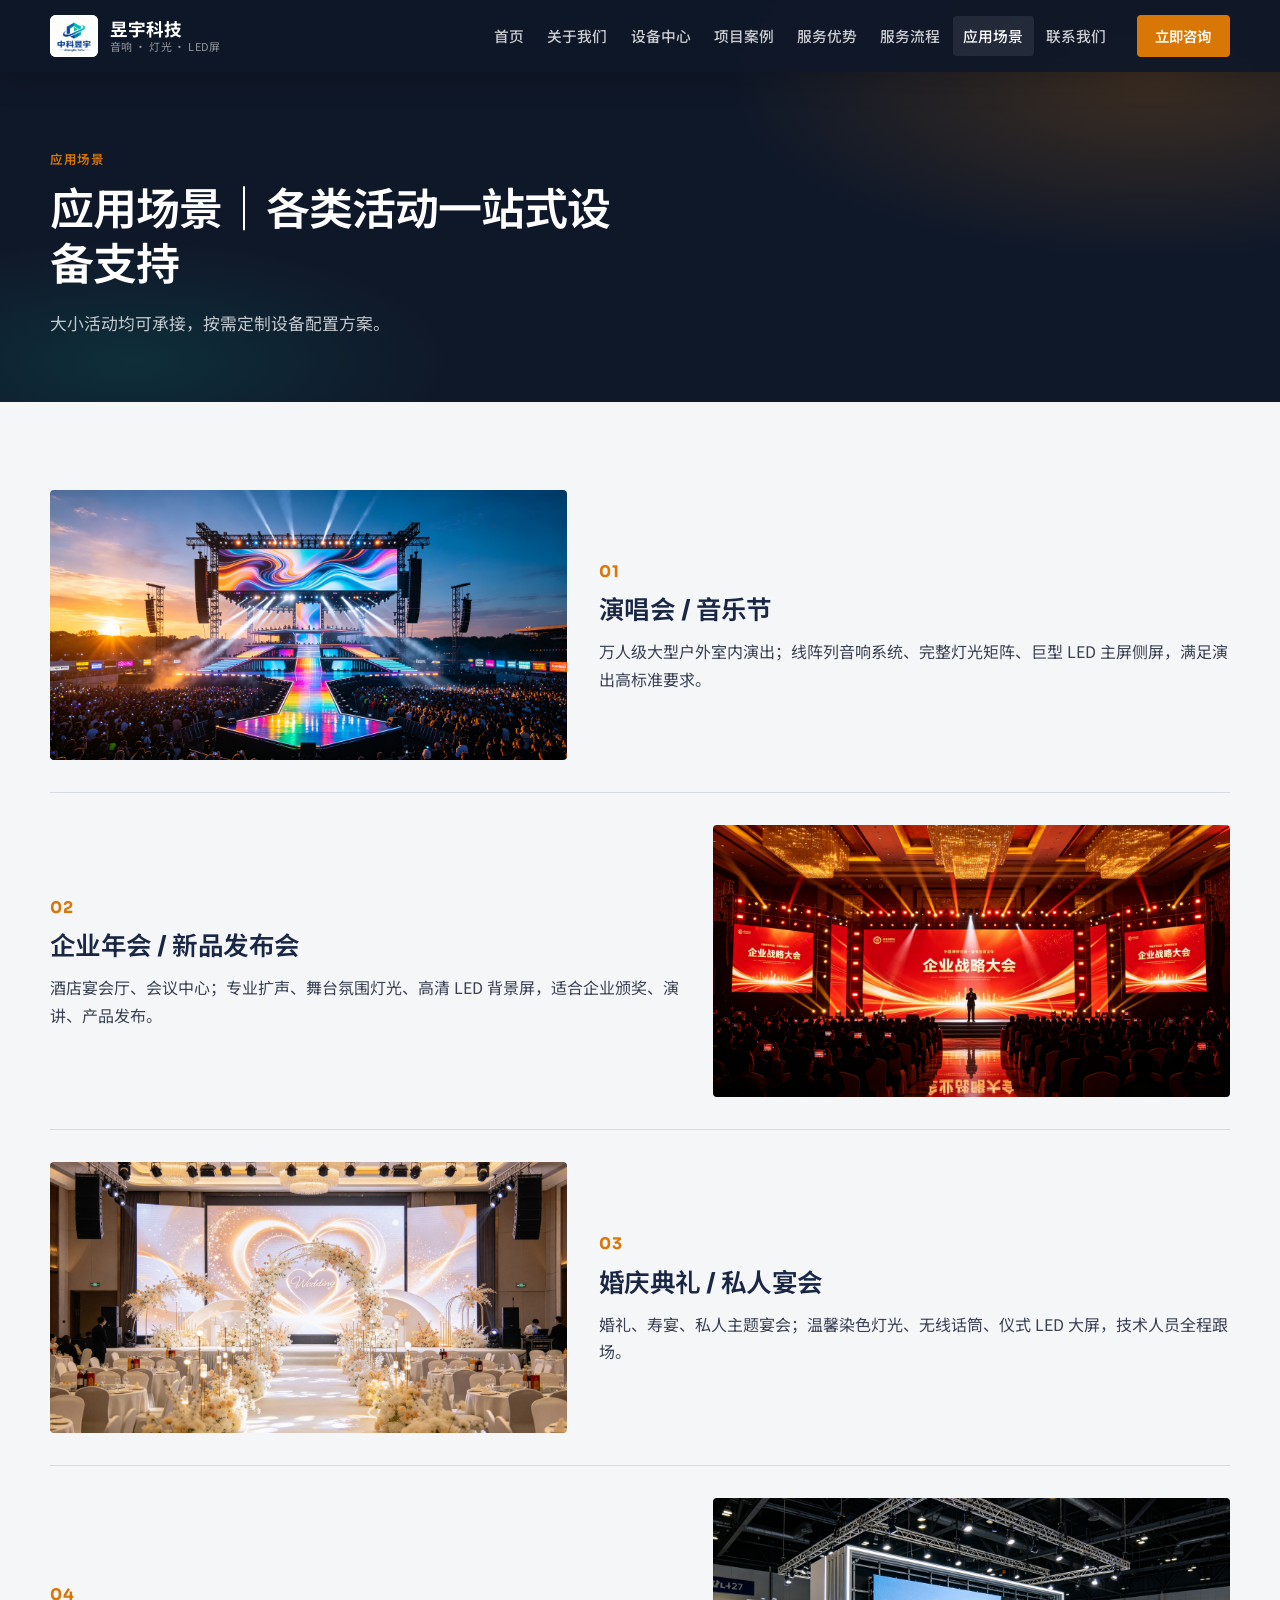
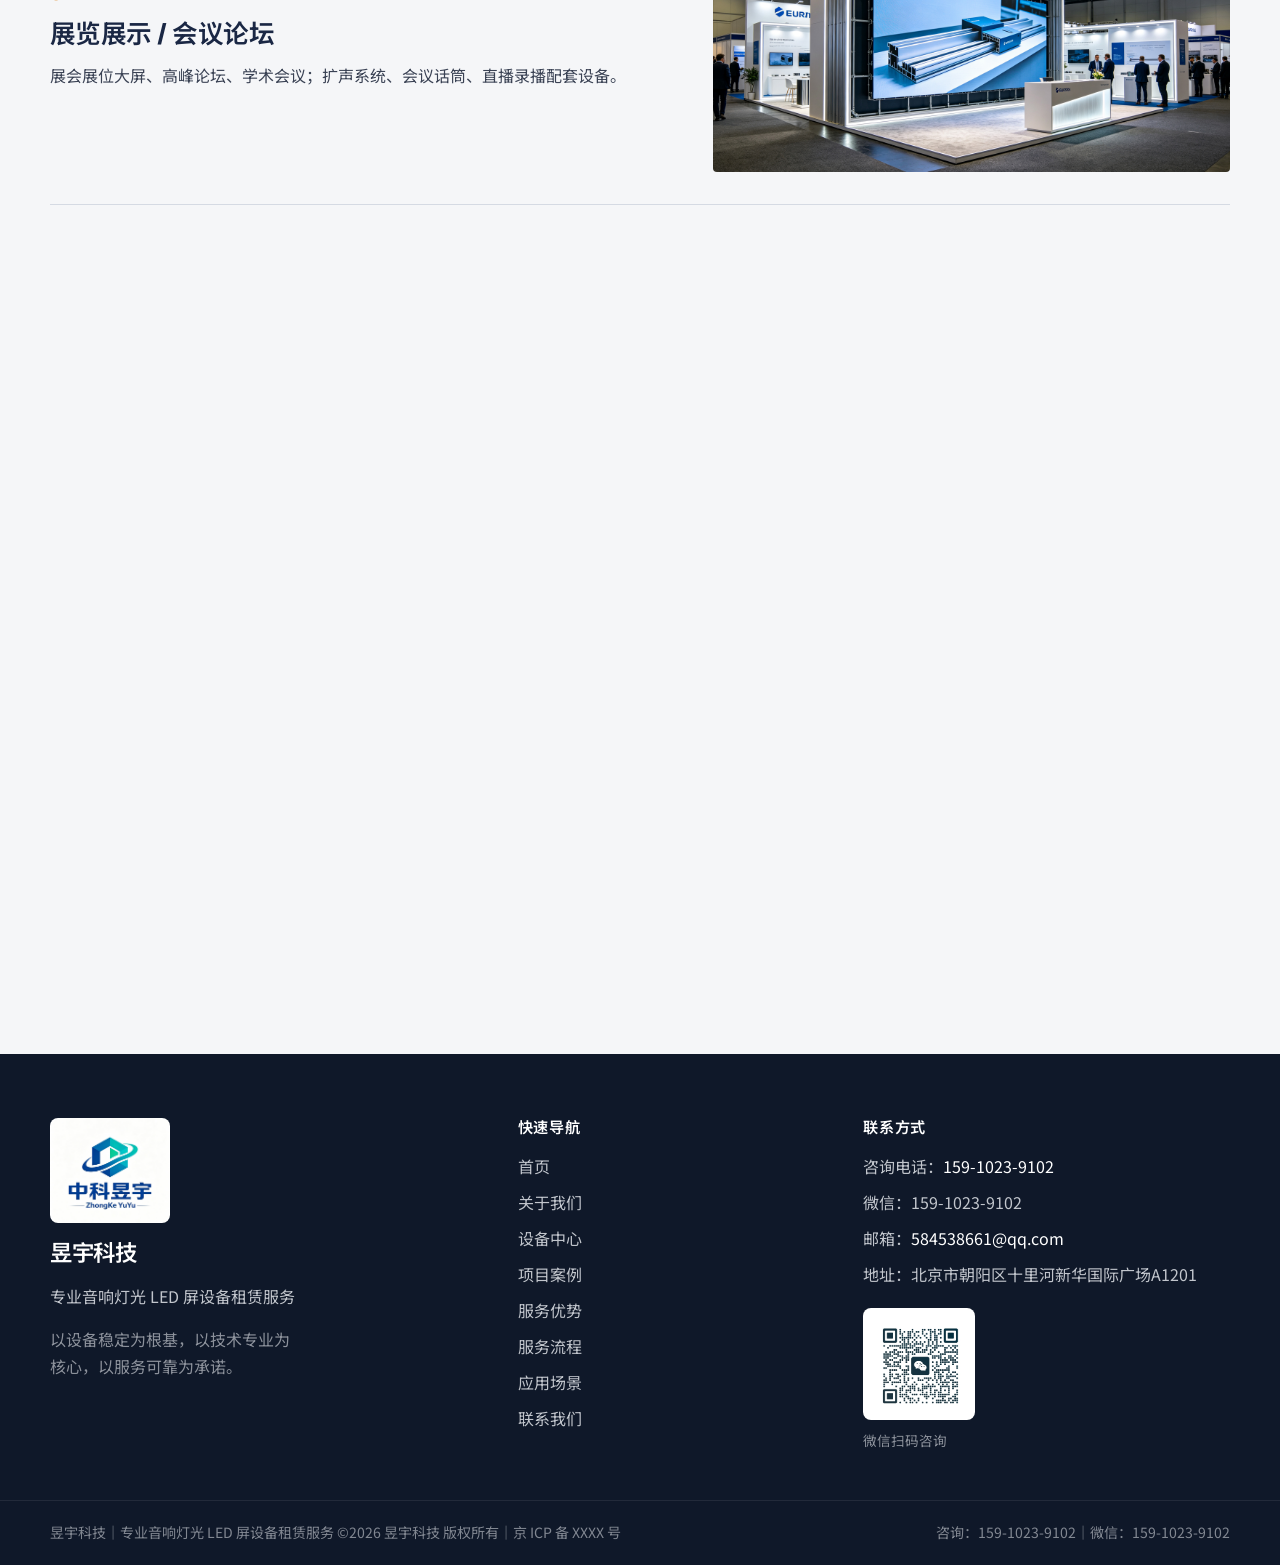
<file: scenarios.html>
<!doctype html>
<html lang="zh-CN">
  <head>
    <meta charset="UTF-8" />
    <meta name="viewport" content="width=device-width, initial-scale=1.0" />
    <title>应用场景｜演唱会｜年会｜发布会｜婚庆｜展会设备租赁</title>
    <meta
      name="keywords"
      content="演唱会设备租赁，企业年会音响灯光，新品发布会 LED 屏，婚庆舞台设备，展览论坛设备租赁"
    />
    <meta
      name="description"
      content="昱宇科技适配多类活动场景：演唱会音乐节、企业年会新品发布、婚庆私人宴会、展览论坛、综艺晚会、体育赛事。大小活动均可承接，按需定制设备配置方案。"
    />
    <link rel="icon" type="image/svg+xml" href="public/favicon.svg" />
    <link rel="preconnect" href="https://fonts.googleapis.com" />
    <link rel="preconnect" href="https://fonts.gstatic.com" crossorigin />
    <link
      href="https://fonts.googleapis.com/css2?family=Noto+Sans+SC:wght@400;500;600;700&family=Sora:wght@500;600;700&display=swap"
      rel="stylesheet"
    />
    <link rel="stylesheet" href="css/main.css" />
  </head>
  <body data-page="scenarios">
    <div id="site-header-mount"></div>
    <main>
      <section class="page-hero">
        <div class="container">
          <span class="eyebrow">应用场景</span>
          <h1>应用场景｜各类活动一站式设备支持</h1>
          <p>大小活动均可承接，按需定制设备配置方案。</p>
        </div>
      </section>

      <section class="section">
        <div class="container scenarios-list">
          <article class="reveal">
            <div class="scenarios-list__media">
              <img src="public/images/scenario-concert.jpg" alt="演唱会 / 音乐节" loading="lazy" />
            </div>
            <div class="scenarios-list__body">
              <span>01</span>
              <h2>演唱会 / 音乐节</h2>
              <p>万人级大型户外室内演出；线阵列音响系统、完整灯光矩阵、巨型 LED 主屏侧屏，满足演出高标准要求。</p>
            </div>
          </article>

          <article class="reveal">
            <div class="scenarios-list__media">
              <img src="public/images/scenario-corporate.jpg" alt="企业年会 / 新品发布会" loading="lazy" />
            </div>
            <div class="scenarios-list__body">
              <span>02</span>
              <h2>企业年会 / 新品发布会</h2>
              <p>酒店宴会厅、会议中心；专业扩声、舞台氛围灯光、高清 LED 背景屏，适合企业颁奖、演讲、产品发布。</p>
            </div>
          </article>

          <article class="reveal">
            <div class="scenarios-list__media">
              <img src="public/images/scenario-wedding.jpg" alt="婚庆典礼 / 私人宴会" loading="lazy" />
            </div>
            <div class="scenarios-list__body">
              <span>03</span>
              <h2>婚庆典礼 / 私人宴会</h2>
              <p>婚礼、寿宴、私人主题宴会；温馨染色灯光、无线话筒、仪式 LED 大屏，技术人员全程跟场。</p>
            </div>
          </article>

          <article class="reveal">
            <div class="scenarios-list__media">
              <img src="public/images/scenario-exhibition.jpg" alt="展览展示 / 会议论坛" loading="lazy" />
            </div>
            <div class="scenarios-list__body">
              <span>04</span>
              <h2>展览展示 / 会议论坛</h2>
              <p>展会展位大屏、高峰论坛、学术会议；扩声系统、会议话筒、直播录播配套设备。</p>
            </div>
          </article>

          <article class="reveal">
            <div class="scenarios-list__media">
              <img src="public/images/scenario-gala.jpg" alt="综艺栏目 / 晚会庆典" loading="lazy" />
            </div>
            <div class="scenarios-list__body">
              <span>05</span>
              <h2>综艺栏目 / 晚会庆典</h2>
              <p>演播室录制、文艺汇演、颁奖典礼；演播级灯光音响，适配摄像机拍摄，无频闪无杂波。</p>
            </div>
          </article>

          <article class="reveal">
            <div class="scenarios-list__media">
              <img src="public/images/scenario-sports.jpg" alt="体育赛事" loading="lazy" />
            </div>
            <div class="scenarios-list__body">
              <span>06</span>
              <h2>体育赛事</h2>
              <p>赛场大屏、现场扩声、赛事氛围灯光，适配体育竞赛活动。</p>
            </div>
          </article>
        </div>
        <div class="container scenarios-cta reveal">
          <a href="contact.html" class="btn btn--primary">咨询您的活动场景方案</a>
        </div>
      </section>
    </main>
    <div id="site-footer-mount"></div>
    <script src="js/main.js"></script>
  </body>
</html>
</file>
<file: css/main.css>
:root {
  --bg: #f5f6f8;
  --bg-elevated: #ffffff;
  --bg-soft: #e9edf3;
  --ink: #12151c;
  --ink-soft: #3a4254;
  --muted: #6b7385;
  --line: #d5dae3;
  --brand: #1a2744;
  --brand-deep: #0f1829;
  --accent: #d97706;
  --accent-hover: #b45309;
  --teal: #0d9488;
  --hero-overlay: linear-gradient(
    105deg,
    rgba(15, 24, 41, 0.88) 0%,
    rgba(15, 24, 41, 0.55) 48%,
    rgba(15, 24, 41, 0.35) 100%
  );
  --font-display: "Sora", "Noto Sans SC", sans-serif;
  --font-body: "Noto Sans SC", system-ui, sans-serif;
  --radius: 4px;
  --shadow: 0 18px 50px rgba(18, 21, 28, 0.08);
  --container: 1180px;
  --header-h: 72px;
  --ease: cubic-bezier(0.22, 1, 0.36, 1);
}

*,
*::before,
*::after {
  box-sizing: border-box;
}

html {
  scroll-behavior: smooth;
}

body {
  margin: 0;
  font-family: var(--font-body);
  color: var(--ink);
  background: var(--bg);
  line-height: 1.7;
  -webkit-font-smoothing: antialiased;
}

img,
video {
  display: block;
  max-width: 100%;
}

a {
  color: inherit;
  text-decoration: none;
}

button,
input,
textarea,
select {
  font: inherit;
}

h1,
h2,
h3,
h4 {
  font-family: var(--font-display);
  line-height: 1.25;
  margin: 0;
  font-weight: 600;
  letter-spacing: -0.02em;
}

p {
  margin: 0;
}

ul {
  margin: 0;
  padding: 0;
  list-style: none;
}

.container {
  width: min(100% - 2.5rem, var(--container));
  margin-inline: auto;
}

.section {
  padding: 5.5rem 0;
}

.section--soft {
  background: var(--bg-soft);
}

.section--brand {
  background: var(--brand-deep);
  color: #f4f6fa;
}

.section-head {
  max-width: 640px;
  margin-bottom: 2.75rem;
}

.section-head h2 {
  font-size: clamp(1.75rem, 2.5vw, 2.35rem);
  color: var(--brand);
}

.section--brand .section-head h2 {
  color: #fff;
}

.section-head p {
  margin-top: 0.85rem;
  color: var(--muted);
  font-size: 1.05rem;
}

.section--brand .section-head p {
  color: rgba(244, 246, 250, 0.72);
}

.eyebrow {
  display: inline-block;
  font-family: var(--font-display);
  font-size: 0.78rem;
  font-weight: 600;
  letter-spacing: 0.14em;
  text-transform: uppercase;
  color: var(--accent);
  margin-bottom: 0.75rem;
}

.btn {
  display: inline-flex;
  align-items: center;
  justify-content: center;
  gap: 0.4rem;
  min-height: 48px;
  padding: 0 1.35rem;
  border-radius: var(--radius);
  border: 1px solid transparent;
  font-weight: 600;
  cursor: pointer;
  transition: transform 0.25s var(--ease), background 0.25s var(--ease),
    color 0.25s var(--ease), border-color 0.25s var(--ease);
}

.btn:hover {
  transform: translateY(-1px);
}

.btn--primary {
  background: var(--accent);
  color: #fff;
}

.btn--primary:hover {
  background: var(--accent-hover);
}

.btn--ghost {
  background: transparent;
  color: #fff;
  border-color: rgba(255, 255, 255, 0.45);
}

.btn--ghost:hover {
  background: rgba(255, 255, 255, 0.1);
  border-color: #fff;
}

.btn--outline {
  background: transparent;
  color: var(--brand);
  border-color: var(--line);
}

.btn--outline:hover {
  border-color: var(--brand);
  background: var(--bg-elevated);
}

.btn--dark {
  background: var(--brand);
  color: #fff;
}

.btn--dark:hover {
  background: var(--brand-deep);
}

.btn:disabled {
  opacity: 0.65;
  cursor: not-allowed;
  transform: none;
}

/* Header */
.site-header {
  position: fixed;
  inset: 0 0 auto;
  z-index: 100;
  height: var(--header-h);
  transition: background 0.3s var(--ease), box-shadow 0.3s var(--ease);
}

.site-header.is-solid {
  background: rgba(15, 24, 41, 0.94);
  backdrop-filter: blur(12px);
  box-shadow: 0 8px 30px rgba(0, 0, 0, 0.18);
}

.site-header__inner {
  height: 100%;
  display: flex;
  align-items: center;
  gap: 1.25rem;
}

.brand {
  display: flex;
  align-items: center;
  gap: 0.75rem;
  color: #fff;
  flex-shrink: 0;
}

.brand__logo {
  width: 48px;
  height: 42px;
  object-fit: contain;
  border-radius: 6px;
  background: #fff;
  flex-shrink: 0;
}

.brand__text {
  display: flex;
  flex-direction: column;
  line-height: 1.15;
}

.brand__text strong {
  font-family: var(--font-display);
  font-size: 1.1rem;
  font-weight: 700;
}

.brand__text small {
  font-size: 0.68rem;
  color: rgba(255, 255, 255, 0.55);
  letter-spacing: 0.04em;
}

.nav {
  display: flex;
  align-items: center;
  gap: 0.15rem;
  margin-left: auto;
}

.nav a {
  padding: 0.45rem 0.65rem;
  color: rgba(255, 255, 255, 0.78);
  font-size: 0.92rem;
  font-weight: 500;
  border-radius: var(--radius);
  transition: color 0.2s, background 0.2s;
}

.nav a:hover,
.nav a.is-active {
  color: #fff;
  background: rgba(255, 255, 255, 0.08);
}

.nav__phone {
  display: none;
}

.header-cta {
  flex-shrink: 0;
  min-height: 42px;
  padding: 0 1.1rem;
  font-size: 0.9rem;
}

.menu-toggle {
  display: none;
  width: 42px;
  height: 42px;
  border: 1px solid rgba(255, 255, 255, 0.25);
  background: transparent;
  border-radius: var(--radius);
  padding: 10px;
  flex-direction: column;
  justify-content: space-between;
  cursor: pointer;
}

.menu-toggle span {
  display: block;
  height: 2px;
  background: #fff;
  transition: transform 0.25s var(--ease), opacity 0.25s;
}

.menu-toggle.is-open span:nth-child(1) {
  transform: translateY(9px) rotate(45deg);
}
.menu-toggle.is-open span:nth-child(2) {
  opacity: 0;
}
.menu-toggle.is-open span:nth-child(3) {
  transform: translateY(-9px) rotate(-45deg);
}

/* Footer */
.site-footer {
  background: var(--brand-deep);
  color: rgba(244, 246, 250, 0.78);
  padding-top: 4rem;
}

.site-footer__grid {
  display: grid;
  grid-template-columns: 1.4fr 1fr 1.2fr;
  gap: 2.5rem;
  padding-bottom: 3rem;
}

.site-footer h3,
.site-footer h4 {
  color: #fff;
  margin-bottom: 1rem;
}

.site-footer h3 {
  font-size: 1.4rem;
}

.site-footer h4 {
  font-size: 0.95rem;
  letter-spacing: 0.04em;
}

.site-footer__logo {
  width: 120px;
  height: auto;
  display: block;
  margin-bottom: 1rem;
  border-radius: 8px;
  background: #fff;
}

.site-footer__brand p {
  margin-top: 0.35rem;
}

.site-footer__tagline {
  margin-top: 1rem !important;
  max-width: 28ch;
  color: rgba(244, 246, 250, 0.55);
}

.site-footer__qr {
  margin-top: 1.25rem;
  display: flex;
  flex-direction: column;
  align-items: flex-start;
  gap: 0.55rem;
}

.site-footer__qr img {
  width: 112px;
  height: 112px;
  object-fit: contain;
  border-radius: 8px;
  background: #fff;
  padding: 6px;
}

.site-footer__qr span {
  font-size: 0.85rem;
  color: rgba(244, 246, 250, 0.55);
}

.site-footer ul {
  display: grid;
  gap: 0.55rem;
}

.site-footer a:hover {
  color: var(--accent);
}

.site-footer__contact a {
  color: #fff;
}

.site-footer__bar {
  border-top: 1px solid rgba(255, 255, 255, 0.08);
  padding: 1.25rem 0;
  font-size: 0.88rem;
  color: rgba(244, 246, 250, 0.5);
}

.site-footer__bar .container {
  display: flex;
  justify-content: space-between;
  gap: 1rem;
  flex-wrap: wrap;
}

/* Page hero */
.page-hero {
  position: relative;
  padding: calc(var(--header-h) + 4.5rem) 0 4rem;
  background: var(--brand-deep);
  color: #fff;
  overflow: hidden;
}

.page-hero::before {
  content: "";
  position: absolute;
  inset: 0;
  background:
    radial-gradient(ellipse 60% 80% at 90% 20%, rgba(217, 119, 6, 0.22), transparent 55%),
    radial-gradient(ellipse 50% 60% at 10% 90%, rgba(13, 148, 136, 0.18), transparent 50%);
  pointer-events: none;
}

.page-hero .container {
  position: relative;
  z-index: 1;
}

.page-hero h1 {
  font-size: clamp(1.85rem, 3.5vw, 2.75rem);
  max-width: 18ch;
}

.page-hero p {
  margin-top: 1rem;
  max-width: 42rem;
  color: rgba(244, 246, 250, 0.78);
  font-size: 1.05rem;
}

/* Reveal */
.reveal {
  opacity: 0;
  transform: translateY(28px);
  transition: opacity 0.7s var(--ease), transform 0.7s var(--ease);
}

.reveal.is-visible {
  opacity: 1;
  transform: translateY(0);
}

.reveal-delay-1 {
  transition-delay: 0.1s;
}
.reveal-delay-2 {
  transition-delay: 0.2s;
}
.reveal-delay-3 {
  transition-delay: 0.3s;
}

/* Home hero */
.hero {
  position: relative;
  min-height: 100vh;
  min-height: 100dvh;
  display: flex;
  align-items: flex-end;
  overflow: hidden;
  color: #fff;
  background: var(--brand-deep);
}

.hero__slide {
  position: absolute;
  inset: 0;
  background-size: cover;
  background-position: center;
  opacity: 0;
  transform: scale(1.06);
  transition: opacity 1.1s var(--ease), transform 6.5s linear;
}

.hero__slide.is-active {
  opacity: 1;
  transform: scale(1);
}

.hero__overlay {
  position: absolute;
  inset: 0;
  background: var(--hero-overlay);
  z-index: 1;
}

.hero__content {
  position: relative;
  z-index: 2;
  padding-bottom: clamp(5rem, 12vh, 8rem);
  padding-top: calc(var(--header-h) + 4rem);
  max-width: 780px;
  margin-left: max(1.25rem, calc((100% - var(--container)) / 2));
  margin-right: auto;
  animation: heroIn 0.85s var(--ease) both;
}

.hero__brand {
  font-family: var(--font-display);
  font-size: clamp(1.8rem, 4vw, 2.8rem);
  font-weight: 700;
  letter-spacing: 0.08em;
  color: #fff;
  margin-bottom: 1.1rem;
  text-shadow: 0 8px 30px rgba(0, 0, 0, 0.35);
}

.hero__content h1 {
  font-size: clamp(1.55rem, 3.2vw, 2.35rem);
  max-width: 16em;
  font-weight: 600;
}

.hero__subtitle {
  margin-top: 1.1rem;
  max-width: 34em;
  color: rgba(255, 255, 255, 0.82);
  font-size: 1.05rem;
}

.hero__actions {
  display: flex;
  flex-wrap: wrap;
  gap: 0.75rem;
  margin-top: 1.75rem;
}

.hero__dots {
  position: absolute;
  z-index: 2;
  right: max(1.25rem, calc((100% - var(--container)) / 2));
  bottom: 2.5rem;
  display: flex;
  gap: 0.5rem;
}

.hero__dots button {
  width: 28px;
  height: 3px;
  border: 0;
  padding: 0;
  background: rgba(255, 255, 255, 0.35);
  cursor: pointer;
  transition: background 0.25s, width 0.25s;
}

.hero__dots button.is-active {
  width: 42px;
  background: var(--accent);
}

@keyframes heroIn {
  from {
    opacity: 0;
    transform: translateY(24px);
  }
  to {
    opacity: 1;
    transform: translateY(0);
  }
}

/* Home sections */
.home-intro {
  display: grid;
  grid-template-columns: 1.05fr 0.95fr;
  gap: 3rem;
  align-items: center;
}

.home-intro__text h2 {
  font-size: clamp(1.7rem, 2.4vw, 2.2rem);
  color: var(--brand);
  margin-bottom: 1rem;
}

.home-intro__text p {
  color: var(--ink-soft);
  margin-bottom: 1.5rem;
}

.home-intro__text strong {
  color: var(--brand);
}

.home-intro__media {
  position: relative;
  overflow: hidden;
  border-radius: var(--radius);
  min-height: 360px;
  background: var(--brand-deep);
}

.home-intro__media video {
  width: 100%;
  height: 100%;
  object-fit: cover;
  min-height: 360px;
}

.home-stats__grid {
  display: grid;
  grid-template-columns: repeat(4, 1fr);
  gap: 1.25rem;
}

.home-stats__grid > div {
  padding: 1.5rem 0;
  border-top: 1px solid rgba(255, 255, 255, 0.12);
}

.home-stats__grid strong {
  display: block;
  font-family: var(--font-display);
  font-size: clamp(2rem, 3vw, 2.8rem);
  color: var(--accent);
  line-height: 1.1;
}

.home-stats__grid span {
  display: block;
  margin-top: 0.55rem;
  color: rgba(244, 246, 250, 0.7);
}

.home-advantages {
  display: grid;
  grid-template-columns: repeat(2, 1fr);
  gap: 1.5rem;
}

.home-advantages article {
  padding: 1.75rem 1.5rem;
  background: var(--bg-elevated);
  border-left: 3px solid var(--accent);
}

.home-advantages span {
  font-family: var(--font-display);
  color: var(--accent);
  font-weight: 700;
  font-size: 0.9rem;
  letter-spacing: 0.08em;
}

.home-advantages h3 {
  margin: 0.65rem 0 0.7rem;
  font-size: 1.2rem;
  color: var(--brand);
}

.home-advantages p {
  color: var(--muted);
}

.home-more {
  margin-top: 2rem;
}

.home-scenes {
  display: grid;
  grid-template-columns: repeat(3, 1fr);
  gap: 1rem;
}

.home-scenes a {
  display: flex;
  align-items: center;
  justify-content: center;
  min-height: 110px;
  padding: 1.25rem;
  text-align: center;
  font-weight: 600;
  color: var(--brand);
  background: var(--bg-elevated);
  border: 1px solid var(--line);
  transition: border-color 0.25s, transform 0.25s var(--ease), box-shadow 0.25s;
}

.home-scenes a:hover {
  border-color: var(--accent);
  transform: translateY(-3px);
  box-shadow: var(--shadow);
}

.home-cases {
  display: grid;
  grid-template-columns: repeat(5, 1fr);
  gap: 1rem;
}

.home-cases__item {
  position: relative;
  overflow: hidden;
  min-height: 260px;
  color: #fff;
}

.home-cases__item img {
  width: 100%;
  height: 100%;
  object-fit: cover;
  min-height: 260px;
  transition: transform 0.6s var(--ease);
}

.home-cases__item::after {
  content: "";
  position: absolute;
  inset: 0;
  background: linear-gradient(transparent 35%, rgba(15, 24, 41, 0.88));
}

.home-cases__item span {
  position: absolute;
  left: 1rem;
  right: 1rem;
  bottom: 1rem;
  z-index: 1;
  font-weight: 600;
}

.home-cases__item:hover img {
  transform: scale(1.06);
}

.home-cta {
  padding: 0 0 5.5rem;
}

.home-cta__inner {
  display: flex;
  justify-content: space-between;
  align-items: center;
  gap: 2rem;
  padding: 3.5rem;
  background:
    linear-gradient(110deg, rgba(15, 24, 41, 0.92), rgba(15, 24, 41, 0.72)),
    url("public/images/photo-1470229722913-7c0e2dbbafd3.jpg")
      center / cover;
  color: #fff;
}

.home-cta__inner h2 {
  font-size: clamp(1.5rem, 2.4vw, 2rem);
}

.home-cta__inner p {
  margin-top: 0.6rem;
  color: rgba(255, 255, 255, 0.78);
}

.home-cta__actions {
  display: flex;
  flex-wrap: wrap;
  gap: 0.75rem;
  flex-shrink: 0;
}

/* About */
.about-intro,
.about-idea {
  display: grid;
  grid-template-columns: 1fr 1fr;
  gap: 3rem;
  align-items: center;
}

.about-intro__media,
.about-idea__aside {
  overflow: hidden;
  border-radius: var(--radius);
  min-height: 360px;
  background: var(--bg-soft);
}

.about-intro__media img,
.about-idea__aside img {
  width: 100%;
  height: 100%;
  object-fit: cover;
  min-height: 360px;
}

.about-intro__text h2,
.about-idea h2 {
  color: var(--brand);
  font-size: clamp(1.6rem, 2.3vw, 2.1rem);
  margin-bottom: 1rem;
}

.about-intro__text p,
.about-idea p {
  color: var(--ink-soft);
  margin-bottom: 1rem;
}

.about-stats {
  display: grid;
  grid-template-columns: repeat(4, 1fr);
  gap: 1rem;
}

.about-stats > div {
  background: var(--bg-elevated);
  padding: 1.75rem 1.25rem;
}

.about-stats strong {
  display: block;
  font-family: var(--font-display);
  font-size: 2.2rem;
  color: var(--accent);
}

.about-stats span {
  display: block;
  margin-top: 0.45rem;
  color: var(--muted);
}

.about-scope h2 {
  color: #fff;
  margin: 0.4rem 0 0.8rem;
}

.about-scope__addr {
  margin-top: 1.5rem;
  color: var(--accent);
  font-weight: 600;
}

/* Equipment */
.equipment-block__head {
  display: grid;
  grid-template-columns: 1.2fr 0.8fr;
  gap: 2rem;
  align-items: end;
  margin-bottom: 2rem;
}

.equipment-block__head h2 {
  color: var(--brand);
  font-size: clamp(1.6rem, 2.3vw, 2.1rem);
  margin-bottom: 0.85rem;
}

.equipment-block__head p {
  color: var(--ink-soft);
}

.equipment-block__head img {
  width: 100%;
  height: 240px;
  object-fit: cover;
  border-radius: var(--radius);
}

/* 灯光图 1860×814。列宽至少 560px，才能在不变形的情况下露出右边。 */
.equipment-block__head--lights {
  grid-template-columns: minmax(0, 1fr) minmax(560px, 1.15fr);
  align-items: center;
}

.equipment-block__head--lights > * {
  min-width: 0;
}

.equipment-block__head--lights img {
  width: 100%;
  height: auto;
  aspect-ratio: 1860 / 814;
  object-fit: contain;
  object-position: center;
  background: transparent;
}

.table-wrap {
  overflow-x: auto;
  background: var(--bg-elevated);
  border: 1px solid var(--line);
}

table {
  width: 100%;
  border-collapse: collapse;
  min-width: 640px;
}

th,
td {
  text-align: left;
  padding: 1rem 1.15rem;
  border-bottom: 1px solid var(--line);
  vertical-align: top;
}

th {
  background: var(--brand);
  color: #fff;
  font-weight: 600;
  font-size: 0.92rem;
}

td {
  color: var(--ink-soft);
}

tr:last-child td {
  border-bottom: 0;
}

.equipment-led {
  display: grid;
  grid-template-columns: 1fr 1fr;
  gap: 2.5rem;
  align-items: center;
}

.equipment-led h2 {
  color: var(--brand);
  font-size: clamp(1.6rem, 2.3vw, 2.1rem);
  margin-bottom: 0.85rem;
}

.equipment-led p,
.equipment-led li {
  color: var(--ink-soft);
}

.equipment-led ul {
  display: grid;
  gap: 0.9rem;
  margin: 1.4rem 0;
}

.equipment-led li strong {
  display: block;
  color: var(--brand);
  margin-bottom: 0.2rem;
}

.equipment-led__extra {
  padding-top: 0.5rem;
  border-top: 1px solid var(--line);
  color: var(--muted) !important;
}

.equipment-led__media {
  display: grid;
  gap: 1rem;
}

.equipment-led__media {
  min-width: 0;
}

.equipment-led__media video {
  width: 100%;
  height: 240px;
  object-fit: cover;
  border-radius: var(--radius);
  background: var(--brand-deep);
}

/* LED 图 1491×960。高度跟着宽度走，避免 240px 把上下裁掉。 */
.equipment-led__media img {
  width: 100%;
  height: auto;
  aspect-ratio: 1491 / 960;
  object-fit: contain;
  object-position: center;
  border-radius: var(--radius);
  background: #fff;
}

/* Cases */
.cases-tabs {
  display: flex;
  flex-wrap: wrap;
  gap: 0.6rem;
  margin-bottom: 2.25rem;
}

.cases-tabs button {
  border: 1px solid var(--line);
  background: var(--bg-elevated);
  color: var(--ink-soft);
  padding: 0.55rem 1rem;
  border-radius: var(--radius);
  cursor: pointer;
  font-weight: 500;
  transition: border-color 0.2s, background 0.2s, color 0.2s;
}

.cases-tabs button.is-active,
.cases-tabs button:hover {
  border-color: var(--brand);
  background: var(--brand);
  color: #fff;
}

.cases-grid {
  display: grid;
  grid-template-columns: repeat(3, 1fr);
  gap: 1.25rem;
}

.cases-card {
  background: var(--bg-elevated);
  overflow: hidden;
  border: 1px solid var(--line);
  transition: transform 0.3s var(--ease), box-shadow 0.3s;
}

.cases-card.is-hidden {
  display: none;
}

.cases-card:hover {
  transform: translateY(-4px);
  box-shadow: var(--shadow);
}

.cases-card__media {
  overflow: hidden;
  height: 210px;
}

.cases-card__media img {
  width: 100%;
  height: 100%;
  object-fit: cover;
  transition: transform 0.55s var(--ease);
}

.cases-card:hover .cases-card__media img {
  transform: scale(1.05);
}

.cases-card__body {
  padding: 1.25rem 1.2rem 1.4rem;
}

.cases-card__body span {
  display: inline-block;
  font-size: 0.78rem;
  font-weight: 600;
  letter-spacing: 0.06em;
  color: var(--accent);
  margin-bottom: 0.55rem;
}

.cases-card__body h3 {
  font-size: 1.1rem;
  color: var(--brand);
  margin-bottom: 0.55rem;
}

.cases-card__body p {
  color: var(--muted);
  font-size: 0.95rem;
}

.cases-empty {
  color: var(--muted);
  margin: 2rem 0;
  display: none;
}

.cases-empty.is-show {
  display: block;
}

.cases-note {
  margin-top: 3rem;
  padding: 2rem;
  background: var(--bg-soft);
  display: flex;
  justify-content: space-between;
  align-items: center;
  gap: 1rem;
  flex-wrap: wrap;
}

.cases-note p {
  color: var(--ink-soft);
  font-weight: 500;
}

/* Advantages */
.advantages-list {
  display: grid;
  gap: 1.25rem;
}

.advantages-list article {
  display: grid;
  grid-template-columns: 100px 1fr;
  gap: 1.5rem;
  padding: 2rem 0;
  border-bottom: 1px solid var(--line);
}

.advantages-list article:first-child {
  padding-top: 0;
}

.advantages-list article > span {
  font-family: var(--font-display);
  font-size: 2.4rem;
  font-weight: 700;
  color: var(--accent);
  line-height: 1;
}

.advantages-list h2 {
  color: var(--brand);
  font-size: 1.55rem;
  margin-bottom: 0.7rem;
}

.advantages-list p {
  color: var(--ink-soft);
  max-width: 58rem;
}

.advantages-cta {
  text-align: center;
  max-width: 640px;
  margin-inline: auto;
}

.advantages-cta h2 {
  color: var(--brand);
  margin-bottom: 0.7rem;
}

.advantages-cta p {
  color: var(--muted);
  margin-bottom: 1.5rem;
}

/* Process */
.process-steps {
  display: grid;
  grid-template-columns: repeat(3, 1fr);
  gap: 1.25rem;
}

.process-steps article {
  background: var(--bg-elevated);
  border-top: 3px solid var(--accent);
  padding: 1.6rem 1.35rem 1.7rem;
}

.process-steps span {
  font-family: var(--font-display);
  color: var(--accent);
  font-weight: 700;
  letter-spacing: 0.06em;
}

.process-steps h3 {
  margin: 0.7rem 0 0.65rem;
  color: var(--brand);
  font-size: 1.2rem;
}

.process-steps p {
  color: var(--muted);
}

.process-note {
  margin-top: 2rem;
  color: var(--ink-soft);
  font-weight: 500;
}

.process-pricing {
  display: grid;
  grid-template-columns: repeat(3, 1fr);
  gap: 1.25rem;
}

.process-pricing article {
  background: var(--bg-elevated);
  padding: 1.75rem 1.4rem;
  border: 1px solid var(--line);
}

.process-pricing h3 {
  color: var(--brand);
  margin-bottom: 0.7rem;
}

.process-pricing p {
  color: var(--muted);
}

.process-cta {
  margin-top: 2rem;
}

/* Scenarios */
.scenarios-list {
  display: grid;
  gap: 2rem;
}

.scenarios-list article {
  display: grid;
  grid-template-columns: 0.9fr 1.1fr;
  gap: 2rem;
  align-items: center;
  padding-bottom: 2rem;
  border-bottom: 1px solid var(--line);
}

.scenarios-list article:nth-child(even) {
  direction: rtl;
}

.scenarios-list article:nth-child(even) > * {
  direction: ltr;
}

.scenarios-list__media {
  overflow: hidden;
  border-radius: var(--radius);
  min-height: 260px;
  background: var(--bg-soft);
}

.scenarios-list__media img {
  width: 100%;
  height: 100%;
  min-height: 260px;
  object-fit: cover;
  transition: transform 0.55s var(--ease);
}

.scenarios-list article:hover .scenarios-list__media img {
  transform: scale(1.04);
}

.scenarios-list__body span {
  font-family: var(--font-display);
  color: var(--accent);
  font-weight: 700;
  letter-spacing: 0.08em;
}

.scenarios-list__body h2 {
  margin: 0.6rem 0 0.75rem;
  color: var(--brand);
  font-size: clamp(1.4rem, 2vw, 1.8rem);
}

.scenarios-list__body p {
  color: var(--ink-soft);
  max-width: 40rem;
}

.scenarios-cta {
  margin-top: 2.5rem;
}

/* Contact */
.contact-layout {
  display: grid;
  grid-template-columns: 0.85fr 1.15fr;
  gap: 2.5rem;
  align-items: start;
}

.contact-info h2,
.contact-form h2 {
  color: var(--brand);
  font-size: 1.45rem;
  margin-bottom: 1.25rem;
}

.contact-info ul {
  display: grid;
  gap: 1rem;
}

.contact-info li span {
  display: block;
  font-size: 0.82rem;
  color: var(--muted);
  margin-bottom: 0.25rem;
}

.contact-info li a,
.contact-info li strong {
  color: var(--brand);
  font-size: 1.05rem;
  font-weight: 600;
}

.contact-wechat {
  margin-top: 1.75rem;
  display: flex;
  flex-direction: column;
  align-items: flex-start;
  gap: 0.7rem;
}

.contact-wechat img {
  width: 160px;
  height: 160px;
  object-fit: contain;
  border-radius: var(--radius);
  border: 1px solid var(--line);
  background: #fff;
  padding: 8px;
}

.contact-wechat p {
  color: var(--muted);
  font-size: 0.92rem;
}

.contact-map {
  margin-top: 2rem;
}

.contact-map img {
  width: 100%;
  height: 180px;
  object-fit: cover;
  border-radius: var(--radius);
}

.contact-map p {
  margin-top: 0.85rem;
  color: var(--muted);
}

.contact-form {
  background: var(--bg-elevated);
  border: 1px solid var(--line);
  padding: 1.75rem;
}

.contact-form__grid {
  display: grid;
  grid-template-columns: 1fr 1fr;
  gap: 1rem;
}

.contact-form label,
.contact-form fieldset {
  display: grid;
  gap: 0.45rem;
  margin-bottom: 1rem;
  color: var(--ink-soft);
  font-size: 0.92rem;
  font-weight: 500;
}

.contact-form fieldset {
  border: 0;
  padding: 0;
}

.contact-form legend {
  margin-bottom: 0.55rem;
}

.contact-form input,
.contact-form textarea {
  width: 100%;
  border: 1px solid var(--line);
  background: #fff;
  border-radius: var(--radius);
  padding: 0.75rem 0.85rem;
  color: var(--ink);
}

.contact-form input:focus,
.contact-form textarea:focus {
  outline: 2px solid rgba(217, 119, 6, 0.25);
  border-color: var(--accent);
}

.contact-services {
  display: flex;
  flex-wrap: wrap;
  gap: 0.65rem;
}

.check {
  display: inline-flex !important;
  align-items: center;
  gap: 0.4rem;
  margin: 0 !important;
  padding: 0.45rem 0.75rem;
  border: 1px solid var(--line);
  border-radius: var(--radius);
  cursor: pointer;
}

.check input {
  width: auto;
}

.form-msg {
  margin-top: 1rem;
  font-size: 0.92rem;
  display: none;
}

.form-msg.is-show {
  display: block;
}

.form-msg--ok {
  color: var(--teal);
}

.form-msg--error {
  color: #b91c1c;
}

@media (max-width: 1100px) {
  .nav a {
    padding: 0.4rem 0.45rem;
    font-size: 0.85rem;
  }
}

@media (max-width: 1024px) {
  .home-cases {
    grid-template-columns: repeat(3, 1fr);
  }

  .home-stats__grid {
    grid-template-columns: repeat(2, 1fr);
  }
}

@media (max-width: 960px) {
  .header-cta {
    display: none;
  }

  .menu-toggle {
    display: flex;
    margin-left: auto;
  }

  .nav {
    position: fixed;
    inset: var(--header-h) 0 0;
    margin: 0;
    flex-direction: column;
    align-items: stretch;
    gap: 0.25rem;
    padding: 1.25rem;
    background: rgba(15, 24, 41, 0.98);
    transform: translateX(100%);
    transition: transform 0.35s var(--ease);
    overflow-y: auto;
  }

  .nav.is-open {
    transform: translateX(0);
  }

  .nav a {
    padding: 0.95rem 1rem;
    font-size: 1.05rem;
    border-bottom: 1px solid rgba(255, 255, 255, 0.08);
  }

  .nav__phone {
    display: block;
    margin-top: 1rem;
    color: var(--accent) !important;
    font-weight: 600 !important;
    border: none !important;
  }

  .cases-grid {
    grid-template-columns: 1fr 1fr;
  }
}

@media (max-width: 900px) {
  .home-intro,
  .home-advantages,
  .home-scenes,
  .about-intro,
  .about-idea,
  .about-stats,
  .equipment-block__head,
  .equipment-led,
  .process-steps,
  .process-pricing,
  .contact-layout,
  .contact-form__grid,
  .site-footer__grid {
    grid-template-columns: 1fr;
  }

  .scenarios-list article,
  .scenarios-list article:nth-child(even) {
    grid-template-columns: 1fr;
    direction: ltr;
  }
}

@media (max-width: 860px) {
  .home-cases {
    grid-template-columns: 1fr 1fr;
  }

  .home-cta__inner {
    flex-direction: column;
    align-items: flex-start;
    padding: 2rem 1.5rem;
  }
}

@media (max-width: 768px) {
  :root {
    --header-h: 64px;
  }

  .container {
    width: min(100% - 1.5rem, var(--container));
  }

  .section {
    padding: 3.75rem 0;
  }

  .page-hero {
    padding: calc(var(--header-h) + 3rem) 0 3rem;
  }

  .hero {
    min-height: 92vh;
  }

  .hero__content {
    margin-left: 1.5rem;
    margin-right: 1.5rem;
    max-width: none;
  }

  .hero__dots {
    left: 1.5rem;
    right: auto;
  }
}

@media (max-width: 640px) {
  .cases-grid,
  .home-cases,
  .home-stats__grid {
    grid-template-columns: 1fr;
  }

  .advantages-list article {
    grid-template-columns: 1fr;
    gap: 0.75rem;
  }
}
</file>
